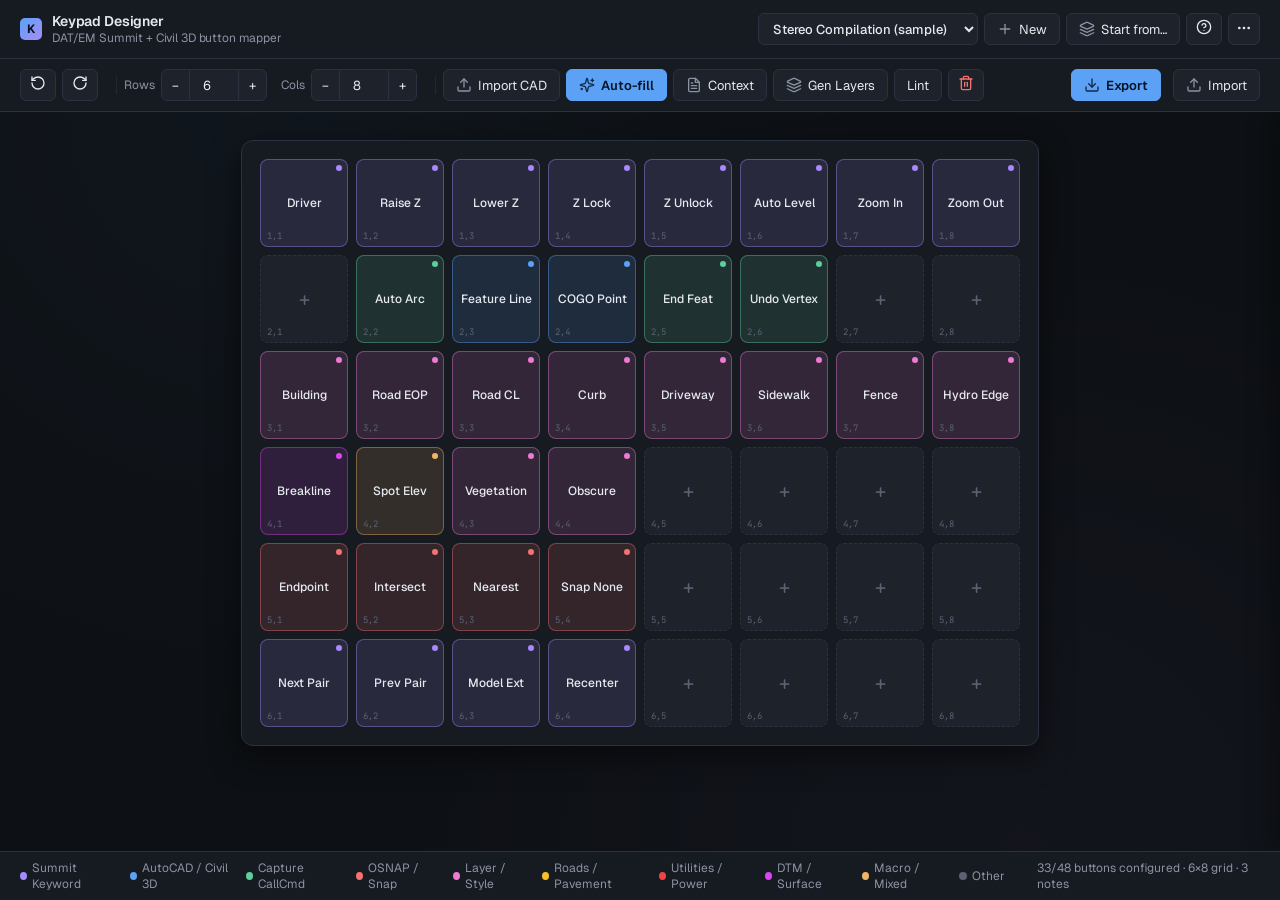
<file: index.html>
<!DOCTYPE html>
<html lang="en">
<head>
  <meta charset="UTF-8">
  <meta name="viewport" content="width=device-width, initial-scale=1">
  <title>Keypad Designer · DAT/EM Summit Evolution</title>
  <meta name="description" content="AI-assisted keypad button designer for aerial photogrammetry stereo compilation in DAT/EM Summit Evolution + Civil 3D.">
  <link rel="preconnect" href="https://fonts.googleapis.com">
  <link rel="preconnect" href="https://fonts.gstatic.com" crossorigin>
  <link href="https://fonts.googleapis.com/css2?family=Geist:wght@400;500;600;700&family=JetBrains+Mono:wght@400;500&display=swap" rel="stylesheet">
  <link rel="stylesheet" href="css/app.css">
</head>
<body>
<div class="app">

  <!-- HEADER -->
  <header>
    <div class="logo">
      <div class="logo-mark">K</div>
      <div>
        Keypad Designer
        <div class="logo-sub">DAT/EM Summit + Civil 3D button mapper</div>
      </div>
    </div>
    <div class="spacer"></div>
    <div class="project-controls">
      <select id="projectSelect" title="Switch project"></select>
      <button onclick="newProject()" title="New blank project"><span class="btn-icon" data-icon="plus"></span>New</button>
      <button onclick="openTemplatePicker()" title="Start a new project from an existing one"><span class="btn-icon" data-icon="layers"></span>Start from…</button>
      <button onclick="openGuide()" class="icon" title="Quick guide for Civil 3D + DAT/EM compilers"><span data-icon="help"></span></button>
      <details class="menu-popover">
        <summary class="icon menu-trigger" title="Project options"><span data-icon="more"></span></summary>
        <div class="popover-menu" id="projectMenu">
          <button onclick="toggleTemplate(); closeProjectMenu()" id="templateBtn"><span class="menu-icon" data-icon="starOutline"></span>Mark as template</button>
          <button onclick="renameProject(); closeProjectMenu()"><span class="menu-icon" data-icon="pencil"></span>Rename project</button>
          <button onclick="duplicateProject(); closeProjectMenu()"><span class="menu-icon" data-icon="copy"></span>Duplicate project</button>
          <div class="popover-divider"></div>
          <button onclick="deleteProject(); closeProjectMenu()" class="danger"><span class="menu-icon" data-icon="trash"></span>Delete project</button>
        </div>
      </details>
    </div>
  </header>

  <!-- TOOLBAR -->
  <div class="toolbar">
    <div class="group">
      <button id="undoBtn" class="icon" onclick="doUndo()" title="Undo (Cmd/Ctrl + Z) — reverses the last change to this project" disabled><span data-icon="rotateLeft"></span></button>
      <button id="redoBtn" class="icon" onclick="doRedo()" title="Redo (Cmd/Ctrl + Shift + Z, or Cmd/Ctrl + Y)" disabled><span data-icon="rotateRight"></span></button>
    </div>
    <div class="group">
      <label title="DAT/EM Keypad Controller is fixed at 14 columns × 18 rows. Smaller grids are fine for partial overlays — on export the .dkf gets padded to 14 × 18.">Rows</label>
      <div class="stepper">
        <button onclick="changeGrid(-1, 0)">−</button>
        <input type="number" id="rowsInput" min="1" max="18" readonly>
        <button onclick="changeGrid(1, 0)">+</button>
      </div>
      <label style="margin-left:8px">Cols</label>
      <div class="stepper">
        <button onclick="changeGrid(0, -1)">−</button>
        <input type="number" id="colsInput" min="1" max="14" readonly>
        <button onclick="changeGrid(0, 1)">+</button>
      </div>
    </div>
    <div class="group">
      <button onclick="openDxfImport()" title="Generate buttons from layers in a CAD .dxf / .dwg / .dwt file"><span class="btn-icon" data-icon="upload"></span>Import CAD</button>
      <button onclick="openAutofill()" title="Auto-generate a complete keypad layout from your project context" class="primary"><span class="btn-icon" data-icon="sparkles"></span>Auto-fill</button>
      <button onclick="openContext()" title="Edit project feature codes and conventions"><span class="btn-icon" data-icon="fileText"></span>Context</button>
      <button onclick="openGenLayers()" title="Upload a project-spec PDF and generate an AutoCAD .dxf with every layer your keypad needs (open in AutoCAD, Save As .dwt)."><span class="btn-icon" data-icon="layers"></span>Gen Layers</button>
      <button onclick="openLint()" id="lintBtn" title="Find common button-command bugs across the whole keypad (legacy ^C^C / ; syntax, unclosed -LAYER, dialog INSERT, non-transparent OSNAP, etc.) and apply one-click fixes.">Lint</button>
      <button onclick="clearAll()" class="icon danger" title="Clear all buttons in this project (cannot be undone via a single click — use Cmd/Ctrl+Z if you change your mind)"><span data-icon="trash"></span></button>
    </div>
    <div class="spacer"></div>
    <button onclick="openExport()" class="primary"><span class="btn-icon" data-icon="download"></span>Export</button>
    <button onclick="openImport()" title="Import a .dkf or JSON backup file (or paste contents). For new buttons from a CAD layer table, use Import CAD instead."><span class="btn-icon" data-icon="upload"></span>Import</button>
  </div>

  <!-- MAIN -->
  <main>
    <div class="grid-area">
      <div id="emptyStateBanner" class="empty-banner" style="display:none">
        <div class="empty-banner-icon" data-icon="sparkles" data-icon-size="28"></div>
        <div class="empty-banner-text">
          <strong>This keypad is empty.</strong>
          <p>Drop a CAD file (.dwg / .dxf / .dwt) to auto-generate buttons from your layer table, or use Auto-fill for an AI-designed layout. You can also start from a saved template.</p>
        </div>
        <div class="empty-banner-actions">
          <button onclick="openDxfImport()" class="primary"><span class="btn-icon" data-icon="upload"></span>Import CAD file</button>
          <button onclick="openAutofill()"><span class="btn-icon" data-icon="sparkles"></span>Auto-fill</button>
          <button onclick="openTemplatePicker()"><span class="btn-icon" data-icon="layers"></span>Start from…</button>
        </div>
      </div>
      <div id="keypad" class="keypad"></div>
    </div>

    <!-- EDIT PANEL -->
    <aside class="side" id="sidePanel">
      <header>
        <div>
          <div class="side-title" id="sideTitle">Edit Button</div>
          <div class="side-pos" id="sidePos">—</div>
        </div>
        <button onclick="closeSide()" class="icon">✕</button>
      </header>
      <div class="side-body">

        <div class="ai-section">
          <div class="ai-header">
            <span class="ai-icon" data-icon="sparkles" data-icon-size="14"></span>
            <span>Generate from description</span>
          </div>
          <div class="ai-sub">Describe what you want this button to do, in plain English. I'll figure out the command syntax.</div>
          <div class="ai-suggestions" id="aiChips">
            <span class="ai-chip">Switch to BLDG layer and start a 3D polyline</span>
            <span class="ai-chip">Place a spot elevation as a COGO point</span>
            <span class="ai-chip">Lock cursor Z for collecting a roof outline</span>
            <span class="ai-chip">Start a breakline as a Civil 3D feature line</span>
            <span class="ai-chip">End the current feature</span>
            <span class="ai-chip">Toggle endpoint snap on transparently</span>
          </div>
          <textarea id="aiPrompt" placeholder="e.g. Switch to ROAD_EOP layer, start a 3D polyline, with nearest snap on"></textarea>
          <button class="ai-btn" id="aiBtn" onclick="generateCommand()">Generate</button>
          <div class="ai-status" id="aiStatus"></div>
        </div>

        <div class="field">
          <label>Label</label>
          <input type="text" id="fLabel" placeholder="e.g. Start Polyline">
        </div>

        <div class="field">
          <label>Category Color</label>
          <div class="color-swatch-row" id="colorRow"></div>
        </div>

        <div class="field">
          <label class="checkbox-row">
            <input type="checkbox" id="fHeader">
            <span>Section header (visual divider, no command)</span>
          </label>
        </div>

        <div class="field">
          <label>Span (cells)</label>
          <div class="span-controls">
            <span>W <input type="number" id="fWidth" min="1" max="14" value="1"></span>
            <span>H <input type="number" id="fHeight" min="1" max="18" value="1"></span>
          </div>
        </div>

        <div class="field">
          <label>Icon (BMP filename) <span style="color:var(--text-faint);font-weight:400">— optional</span></label>
          <input type="text" id="fBitmap" list="dkfBitmaps" placeholder="e.g. cross.bmp">
          <datalist id="dkfBitmaps">
            <option value="cross.bmp">crosshair</option>
            <option value="hcntl.bmp">horizontal control</option>
            <option value="vcntl.bmp">vertical control</option>
            <option value="hvcntl.bmp">horizontal + vertical control</option>
            <option value="inddep.bmp">independent point</option>
            <option value="paspnt.bmp">passpoint</option>
            <option value="photoc.bmp">photo center</option>
          </datalist>
          <div class="bitmap-tools">
            <input type="file" id="fBitmapUpload" accept="image/*" style="display:none">
            <button type="button" id="fBitmapUploadBtn" class="bitmap-upload-btn">Upload custom icon…</button>
            <button type="button" id="fBitmapDrawBtn" class="bitmap-upload-btn">Draw icon…</button>
            <span id="fBitmapPreview" class="bitmap-preview-tile" style="display:none"></span>
            <span id="fBitmapStatus" class="bitmap-status"></span>
          </div>
        </div>

        <div class="field" id="fRepeatRow" style="display:none">
          <label class="checkbox-row">
            <input type="checkbox" id="fRepeat">
            <span>Repeat placement (LBPLACE) — keep clicking to place more blocks until Esc</span>
          </label>
          <p class="field-hint">
            Requires <code>LBPLACE.lsp</code> loaded once in AutoCAD via APPLOAD →
            <button type="button" id="fRepeatHelpBtn" class="link-btn">show the LISP</button>.
          </p>
        </div>

        <div class="field">
          <label>Commands</label>
          <textarea id="fCommands" rows="6" placeholder="-LAYER{RET}SET{RET}UTIL_WATER{RET}{RET}_PLINE"></textarea>
          <div id="lintList" class="lint-list"></div>
          <div class="examples">
            <div class="ex-title">Examples (click to insert)</div>
            <div class="ex-group">AutoCAD / Civil 3D</div>
            <div class="ex-item">_3DPOLY<span class="ex-desc"> — start 3D polyline</span></div>
            <div class="ex-item">-LAYER{RET}SET{RET}LAYER_NAME{RET}{RET}<span class="ex-desc"> — set active layer</span></div>
            <div class="ex-item">-INSERT{RET}BLOCKNAME{RET}<span class="ex-desc"> — insert a block (then click)</span></div>
            <div class="ex-item">'_-osnap{RET}end<span class="ex-desc"> — set OSNAP to endpoint (transparent)</span></div>
            <div class="ex-item">_AECCDRAWFEATURELINES<span class="ex-desc"> — Civil 3D feature line</span></div>
            <div class="ex-item">_AECCCREATEPTMANUAL<span class="ex-desc"> — create COGO point</span></div>
            <div class="ex-group">DAT/EM Capture</div>
            <div class="ex-item">AUTOARC3D<span class="ex-desc"> — 3D auto-arc (preferred for stereo)</span></div>
            <div class="ex-item">AUTOARC2D<span class="ex-desc"> — 2D auto-arc</span></div>
            <div class="ex-item">PSQR<span class="ex-desc"> — place square (building corners)</span></div>
            <div class="ex-item">PSQR2D<span class="ex-desc"> — 2D place square</span></div>
            <div class="ex-item">Bspline<span class="ex-desc"> — B-spline curve</span></div>
            <div class="ex-item">Breakline<span class="ex-desc"> — DAT/EM breakline collection</span></div>
            <div class="ex-item">place cell<span class="ex-desc"> — place a symbol cell (block)</span></div>
            <div class="ex-item">place lstring<span class="ex-desc"> — place a linestring</span></div>
            <div class="ex-item">place lstring stream space<span class="ex-desc"> — streaming linestring</span></div>
            <div class="ex-group">DAT/EM Capture CallCmds</div>
            <div class="ex-item">CallCmd EndFeature<span class="ex-desc"> — end the current feature</span></div>
            <div class="ex-item">CallCmd StartFeature<span class="ex-desc"> — start a new feature</span></div>
            <div class="ex-item">CallCmd UndoLastVertex<span class="ex-desc"> — back up one vertex</span></div>
            <div class="ex-item">CallCmd SmartCode<span class="ex-desc"> — smart code prompt</span></div>
            <div class="ex-group">Summit Evolution keywords</div>
            <div class="ex-item">Driver<span class="ex-desc"> — accept point at cursor</span></div>
            <div class="ex-item">ZoomIn<span class="ex-desc"> — image zoom in</span></div>
            <div class="ex-item">ZoomOut<span class="ex-desc"> — image zoom out</span></div>
            <div class="ex-item">RaiseZ<span class="ex-desc"> — raise stereo cursor Z</span></div>
            <div class="ex-item">LowerZ<span class="ex-desc"> — lower stereo cursor Z</span></div>
            <div class="ex-item">ZLock<span class="ex-desc"> — lock cursor at current Z</span></div>
            <div class="ex-item">ZUnlock<span class="ex-desc"> — release Z lock</span></div>
            <div class="ex-item">AutoLevel<span class="ex-desc"> — auto-level cursor on ground</span></div>
            <div class="ex-item">NextStereoPair<span class="ex-desc"> — next model in project</span></div>
            <div class="ex-item">ModelExtents<span class="ex-desc"> — zoom to current model</span></div>
          </div>
        </div>

        <div class="field">
          <label>Notes (private to this designer)</label>
          <textarea id="fNotes" rows="2" placeholder="What this button does, when to use it, etc."></textarea>
        </div>
      </div>
      <div class="side-footer">
        <button onclick="clearButton()" class="danger">Clear button</button>
        <div>
          <button onclick="closeSide()">Cancel</button>
          <button onclick="saveButton()" class="primary">Save</button>
        </div>
      </div>
    </aside>
  </main>

  <!-- STATUS -->
  <div class="status">
    <div class="legend" id="legend"></div>
    <div class="spacer" style="flex:1"></div>
    <div id="statusInfo">—</div>
  </div>

</div>

<!-- EXPORT MODAL -->
<div class="modal-bg" id="exportModal">
  <div class="modal">
    <header id="exportTitle">Export reference</header>
    <div class="modal-body">
      <div style="display:flex;gap:8px;margin-bottom:10px">
        <button onclick="setExportMode('text')" id="expBtnText" class="primary">Reference text</button>
        <button onclick="setExportMode('json')" id="expBtnJson">JSON backup</button>
        <button onclick="setExportMode('dkf')" id="expBtnDkf">DAT/EM .dkf</button>
        <button onclick="setExportMode('zip')" id="expBtnZip">ZIP (.dkf + bitmaps)</button>
      </div>
      <textarea class="export-text" id="exportText" readonly></textarea>
    </div>
    <footer>
      <button onclick="closeModal('exportModal')">Close</button>
      <button onclick="copyExport()" class="primary">Copy to clipboard</button>
      <button onclick="downloadExport()">Download</button>
    </footer>
  </div>
</div>

<!-- GENERATE LAYERS MODAL -->
<div class="modal-bg" id="genLayersModal" data-keep-on-bg-click="true">
  <div class="modal" style="width:640px">
    <header>
      <span class="modal-header-icon" data-icon="sparkles" data-icon-size="18"></span>
      Generate AutoCAD Layers
    </header>
    <div class="modal-body">
      <p style="color:var(--text-dim);font-size:12.5px;margin-top:0;line-height:1.5">
        Upload a project spec PDF and Claude will extract layer definitions (name + color). The result is unioned with every layer name your keypad buttons reference, then exported as a <strong style="color:var(--text)">LOADLAYERS.lsp</strong> you load once in AutoCAD via APPLOAD. Run <code>LOADLAYERS</code> at the command line and the layers appear in your current drawing — then <em>File → Save As → DWG Template (*.dwt)</em> to lock them into a project template.
      </p>

      <div class="field" style="margin:14px 0 8px">
        <label>Project spec PDF <span style="color:var(--text-faint);font-weight:400">— optional</span></label>
        <input type="file" id="genLayersPdf" accept=".pdf,application/pdf">
        <p class="field-hint" id="genLayersPdfStatus">No PDF selected — the AI will still pull layers from your keypad buttons.</p>
      </div>

      <div class="field">
        <label class="checkbox-row">
          <input type="checkbox" id="genLayersIncludeContext" checked>
          <span>Include the project's <em>Context</em> textarea as additional input</span>
        </label>
      </div>

      <div style="display:flex;gap:8px;margin:14px 0 12px">
        <button type="button" id="genLayersGenerateBtn" class="primary" onclick="generateLayers()">Generate</button>
        <span id="genLayersStatus" class="ai-status"></span>
      </div>

      <div id="genLayersResult" style="display:none">
        <p style="color:var(--text-dim);font-size:12.5px;margin:0 0 8px;line-height:1.5">
          <strong style="color:var(--text)" id="genLayersCount">0</strong> layers extracted. Review the list, then download.
        </p>
        <div id="genLayersList" class="gen-layers-list"></div>
      </div>
    </div>
    <footer>
      <button onclick="closeModal('genLayersModal')">Close</button>
      <button id="genLayersCreateButtonsBtn" onclick="createLayersAsButtons()" disabled title="Drop a keypad button for each layer in the next empty cells. Skips layers already referenced by an existing button.">Create keypad buttons</button>
      <button id="genLayersDownloadBtn" onclick="downloadLayersLisp()" class="primary" disabled>Download .lsp</button>
      <button id="genLayersDownloadBundleBtn" onclick="downloadLayersBundle()" disabled>Both LISPs (.zip)</button>
      <button id="genLayersDownloadDxfBtn" onclick="downloadLayersDxf()" disabled>…or .dxf</button>
    </footer>
  </div>
</div>

<!-- LBPLACE LISP MODAL -->
<div class="modal-bg" id="lbplaceModal">
  <div class="modal" style="width:640px">
    <header>LBPLACE.lsp — load once in AutoCAD</header>
    <div class="modal-body">
      <p style="color:var(--text-dim);font-size:12.5px;margin-top:0;line-height:1.5">
        Save this as <code>LBPLACE.lsp</code>, then in AutoCAD run <code>APPLOAD</code> → browse to the file → click the <strong style="color:var(--text)">Add to Startup Suite</strong> briefcase icon → close. Test by typing <code>LBPLACE</code> at the command line. Civil 3D 2018 may require the folder to be in <em>Options → Files → Trusted Locations</em>.
      </p>
      <p style="color:var(--text-faint);font-size:12px;margin:0 0 10px;line-height:1.5">
        Keypad macro form for buttons that use this:
        <code style="display:block;margin-top:4px">LBPLACE{RET}&lt;layer&gt;{RET}&lt;block&gt;{RET}&lt;scale&gt;{RET}&lt;rotation&gt;{RET}</code>
      </p>
      <textarea class="export-text" id="lbplaceText" readonly style="height:340px"></textarea>
    </div>
    <footer>
      <button onclick="closeModal('lbplaceModal')">Close</button>
      <button onclick="copyLbplaceLisp()" class="primary">Copy to clipboard</button>
      <button onclick="downloadLbplaceLisp()">Download .lsp</button>
    </footer>
  </div>
</div>

<!-- IMPORT MODAL -->
<div class="modal-bg" id="importModal" data-keep-on-bg-click="true">
  <div class="modal">
    <header>Import keypad</header>
    <div class="modal-body">
      <p style="color:var(--text-dim);font-size:12px;margin-top:0">Pick a <code>.dkf</code> or JSON backup file, or paste its contents below. Either is added as a new project (won't overwrite existing). Some <code>.dkf</code> features are flattened on import — see toast for details.</p>
      <div style="display:flex;gap:8px;align-items:center;margin:0 0 10px;font-size:12.5px">
        <input type="file" id="importFile" accept=".dkf,.json,.txt,application/json,text/plain" style="display:none">
        <button type="button" onclick="document.getElementById('importFile').click()" title="Pick a .dkf or .json file from disk. Contents are loaded into the textarea — click Import to actually create the project.">Choose file…</button>
        <span style="color:var(--text-faint)">— or paste below</span>
      </div>
      <textarea class="export-text" id="importText" placeholder='Paste JSON backup or .dkf contents'></textarea>
    </div>
    <footer>
      <button onclick="cancelModal('importModal')">Cancel</button>
      <button onclick="doImport()" class="primary">Import</button>
    </footer>
  </div>
</div>

<!-- DXF IMPORT MODAL -->
<div class="modal-bg" id="dxfImportModal" data-keep-on-bg-click="true">
  <div class="modal modal-wide">
    <header>Generate buttons from CAD layers</header>
    <div class="modal-body">
      <p style="color:var(--text-dim);font-size:12px;margin-top:0">Drop a <code>.dxf</code>, <code>.dwg</code>, or <code>.dwt</code> file. The layer table is parsed and you pick which layers become buttons. DWG/DWT parsing uses an in-browser WASM build of LibreDWG; expect a one-time ~14 MB download on first use of that path (cached after).</p>
      <div id="dxfDropZone" class="dxf-dropzone">
        <input type="file" id="dxfFile" accept=".dxf,.dwg,.dwt" style="display:none">
        <div id="dxfDropText">Drop a .dxf / .dwg / .dwt here, or <button type="button" id="dxfPickBtn" class="link-btn">choose file</button></div>
      </div>
      <div id="dxfStatus" class="ai-status"></div>
      <div id="dxfPickArea" style="display:none">
        <div class="dxf-controls">
          <input type="search" id="dxfSearch" placeholder="Filter by name…">
          <label class="checkbox-row"><input type="checkbox" id="dxfHideOff" checked><span>Hide layers that are OFF in the template</span></label>
          <label class="checkbox-row"><input type="checkbox" id="dxfHideEmpty" checked><span>Hide layers with no entities (not actually mapped in this drawing)</span></label>
          <div class="dxf-quick">
            <button type="button" onclick="dxfSelectAll(true)">Select all visible</button>
            <button type="button" onclick="dxfSelectAll(false)">None</button>
          </div>
        </div>
        <div id="dxfLayerList" class="dxf-layer-list"></div>

        <div id="dxfBlocksSection" class="dxf-blocks-section" style="display:none">
          <h4 class="dxf-section-heading">Blocks (insert-symbol buttons)</h4>
          <p class="dxf-section-sub">Each selected block becomes a button that switches to the block's dominant insertion layer and runs <code>-INSERT</code> for that symbol. The keypad press stops at the insertion-point prompt so you click where to drop it.</p>
          <div class="dxf-controls">
            <div class="dxf-quick">
              <button type="button" onclick="dxfBlocksSelectAll(true)">Select all used</button>
              <button type="button" onclick="dxfBlocksSelectAll(false)">None</button>
            </div>
          </div>
          <div id="dxfBlockList" class="dxf-layer-list"></div>
        </div>
        <div class="dxf-options">
          <label>Fill mode:
            <select id="dxfFillMode">
              <option value="empty">Fill empty cells only</option>
              <option value="replace">Replace all buttons</option>
            </select>
          </label>
          <label>Start at row: <input type="number" id="dxfStartRow" min="0" value="2" style="width:60px"></label>
        </div>
        <div class="dxf-options">
          <label class="checkbox-row"><input type="checkbox" id="dxfIncludeControls" checked><span>Prepend a default control row at the top (Driver, Z-lock, Cancel, OSNAPs, etc.) — auto-bumps the start row</span></label>
        </div>
        <div class="dxf-options">
          <label class="checkbox-row"><input type="checkbox" id="dxfLinkBlocks" checked><span>Auto-link blocks to their dominant layer (one button does layer-switch + symbol insert)</span></label>
        </div>
        <div class="dxf-options">
          <label class="checkbox-row"><input type="checkbox" id="dxfBlockIcons" checked><span>Bundle block previews as button icons (24×24 BMP — included automatically in ZIP export)</span></label>
        </div>
        <div class="dxf-options">
          <label class="checkbox-row"><input type="checkbox" id="dxfIncludeTool" checked><span>For unlinked layers, chain a drawing tool (3D polyline, feature line for breaklines, COGO point for spots)</span></label>
        </div>
        <div class="dxf-options">
          <label class="checkbox-row"><input type="checkbox" id="dxfIncludeHeaders" checked><span>Insert 2-wide section headers between categories</span></label>
        </div>
      </div>
    </div>
    <footer>
      <button onclick="closeModal('dxfImportModal')">Cancel</button>
      <button id="dxfReportBtn" onclick="dxfExportReport()" disabled title="AI-generate a CSV documenting every mapped layer"><span class="btn-icon" data-icon="barChart"></span>Layer report (CSV)</button>
      <button id="dxfGenerateBtn" onclick="dxfGenerate()" class="primary" disabled>Generate buttons</button>
    </footer>
  </div>
</div>

<!-- CONTEXT MODAL -->
<div class="modal-bg" id="contextModal" data-keep-on-bg-click="true">
  <div class="modal" style="width:560px">
    <header>Project Context · <span id="contextProjectName" style="color:var(--text-dim);font-weight:400"></span></header>
    <div class="modal-body">
      <p style="color:var(--text-dim);font-size:12.5px;margin-top:0;line-height:1.5">
        Paste your <strong style="color:var(--text)">feature code library</strong>, layer naming convention, or anything project-specific. The AI generator will use these exact names instead of generic placeholders.
      </p>
      <p style="color:var(--text-faint);font-size:12px;margin:0 0 10px;line-height:1.5">
        Useful things to include: layer codes (BLDG, ROAD_EOP, HYDRO_EDGE, etc.), what each represents, project type (planimetric / topographic / utility), client conventions, surface naming, anything else specific to this job.
      </p>
      <div style="display:flex;gap:8px;align-items:center;margin:0 0 8px;font-size:12.5px">
        <label for="contextTemplate" style="color:var(--text-dim)">Start from a baseline:</label>
        <select id="contextTemplate" style="flex:1;min-width:0"></select>
        <button type="button" onclick="insertContextTemplate()" title="Paste the selected baseline into the textarea below. If you already have context written, you'll be asked to confirm before it's replaced.">Insert</button>
      </div>
      <div style="display:flex;gap:8px;align-items:center;margin:0 0 10px;font-size:12.5px;flex-wrap:wrap">
        <span style="color:var(--text-dim)">Or:</span>
        <input type="file" id="contextDkfFile" accept=".dkf" style="display:none">
        <button type="button" onclick="document.getElementById('contextDkfFile').click()" title="Pick a .dkf file. Layer codes, block symbols, drawing tools, and operator controls are extracted from its buttons and written into the textarea as a structured context block.">Derive from .dkf…</button>
        <input type="file" id="contextTxtFile" accept=".txt,.md,text/plain" style="display:none">
        <button type="button" onclick="document.getElementById('contextTxtFile').click()" title="Load a previously-saved context .txt file into the textarea.">Load .txt…</button>
        <button type="button" onclick="saveContextToFile()" title="Save the current textarea content as a .txt file so you can reuse it across projects.">Save .txt</button>
      </div>
      <textarea class="export-text" id="contextText" style="height:280px" placeholder="Example:&#10;Project: 2024 Mecklenburg County planimetric mapping&#10;Scale: 1in = 100ft, 2ft contours&#10;&#10;Layer codes:&#10;BLDG - building outlines, closed polylines&#10;ROAD_EOP - edge of pavement, 3D polyline&#10;ROAD_CL - road centerline, 3D polyline&#10;CURB - curb back, 3D polyline&#10;BREAKLINE - topographic breakline as Civil 3D feature line&#10;SPOT - spot elevation as COGO point&#10;HYDRO_EDGE - water edge at time of flight&#10;..."></textarea>
    </div>
    <footer>
      <button onclick="cancelModal('contextModal')">Cancel</button>
      <button onclick="saveContext()" class="primary">Save context</button>
    </footer>
  </div>
</div>

<!-- AUTOFILL MODAL -->
<div class="modal-bg" id="autofillModal" data-keep-on-bg-click="true">
  <div class="modal" style="width:520px">
    <header>
      <span class="modal-header-icon" data-icon="sparkles" data-icon-size="18"></span>
      Auto-fill keypad layout
    </header>
    <div class="modal-body">
      <p style="color:var(--text-dim);font-size:13px;margin-top:0;line-height:1.5">
        I'll design a full <strong id="autofillGridSize" style="color:var(--text)"></strong> layout based on your project context: stereo controls, drawing tools, layer switches for your feature codes, OSNAPs, and navigation.
      </p>

      <div id="autofillNoContext" style="display:none;background:rgba(244,180,114,0.1);border:1px solid rgba(244,180,114,0.3);border-radius:6px;padding:10px;margin-bottom:14px;font-size:12px;color:var(--warning)">
        ⚠ No project context set. The layout will use generic layer names. For best results, click <strong>Cancel</strong> and set up Context first with your real feature codes.
      </div>

      <div class="field" style="margin-bottom:14px">
        <label>Fill mode</label>
        <div style="display:flex;flex-direction:column;gap:6px;margin-top:4px">
          <label style="display:flex;align-items:flex-start;gap:8px;cursor:pointer;color:var(--text);text-transform:none;letter-spacing:0;font-size:13px;font-weight:400">
            <input type="radio" name="fillMode" value="empty" checked style="margin-top:2px;accent-color:var(--accent)">
            <span>Fill empty buttons only <span style="color:var(--text-dim)">(keep buttons I've already configured)</span></span>
          </label>
          <label style="display:flex;align-items:flex-start;gap:8px;cursor:pointer;color:var(--text);text-transform:none;letter-spacing:0;font-size:13px;font-weight:400">
            <input type="radio" name="fillMode" value="replace" style="margin-top:2px;accent-color:var(--accent)">
            <span>Replace everything <span style="color:var(--text-dim)">(start fresh)</span></span>
          </label>
        </div>
      </div>

      <div class="field">
        <label>Additional instructions (optional)</label>
        <textarea id="autofillExtra" rows="3" style="width:100%" placeholder="e.g. Focus on planimetric features only. Or: this is a utility mapping job, prioritize underground utilities."></textarea>
      </div>

      <div id="autofillStatus" class="ai-status" style="margin-top:8px"></div>
    </div>
    <footer>
      <button onclick="cancelModal('autofillModal')">Cancel</button>
      <button onclick="doAutofill()" class="ai-btn" id="autofillBtn" style="width:auto;padding:8px 18px">Generate layout</button>
    </footer>
  </div>
</div>

<!-- GUIDE MODAL -->
<div class="modal-bg" id="guideModal">
  <div class="modal modal-wide">
    <header>Quick guide — Civil 3D + DAT/EM keypads</header>
    <div class="modal-body guide-body">
      <p class="guide-intro">If you're new to keypad-driven aerial photogrammetry compilation in Civil 3D + DAT/EM Summit Evolution, this is the 5-minute primer. Skim once, come back when needed.</p>

      <h3>1. Macro syntax — the prefixes that matter</h3>
      <p>Every keypad button sends a command string. The DAT/EM keypad executes it as a stream of keystrokes, so the format mirrors what you'd type at the AutoCAD command line:</p>
      <ul>
        <li><code>{RET}</code> — the literal token for Enter. Use it between every prompt: <code>-LAYER{RET}SET{RET}BLDG{RET}{RET}</code> is <em>dash-LAYER, Enter, SET, Enter, BLDG, Enter, Enter</em>. The trailing <code>{RET}{RET}</code> exits the LAYER command — forgetting the second one leaves LAYER hanging and eating your next keypress.</li>
        <li><code>_</code> — language-independent command name. <code>_LINE</code> works on French Civil 3D; bare <code>LINE</code> might not. Use it on every AutoCAD command.</li>
        <li><code>-</code> — suppresses the dialog popup. <code>LAYER</code> opens the Layer Manager (breaks your collection rhythm). <code>-LAYER</code> runs at the command line. Always use the dash form while digitizing.</li>
        <li><code>'</code> — transparent command. Runs inside the current command without ending it. Mostly for mid-feature OSNAP toggles: <code>'_-osnap{RET}end</code>.</li>
        <li><strong>No <code>^C^C</code>, no <code>;</code>, no real newlines.</strong> The AutoCAD CUI conventions (<code>^C^C</code> for cancel, <code>;</code> for Enter, multi-line macros with <code>\n</code>) do <em>not</em> work on a DAT/EM keypad — <code>^C^C</code> arrives as literal text and breaks the next prompt. Use only the format above.</li>
      </ul>

      <h3>2. Three command types, three places they run</h3>
      <ul>
        <li><strong>AutoCAD / Civil 3D keyins</strong> like <code>_3DPOLY</code>, <code>-LAYER</code>, <code>_AECCDRAWFEATURELINES</code> — run in the AutoCAD command line. The bulk of your macros.</li>
        <li><strong>Summit Evolution keywords</strong> like <code>Driver</code>, <code>RaiseZ</code>, <code>ZLock</code> — drive Summit itself (the stereo viewer). <strong>Case-sensitive</strong> — <code>driver</code> won't work, only <code>Driver</code>.</li>
        <li><strong>DAT/EM Capture commands</strong> like <code>AUTOARC3D</code>, <code>PSQR</code>, <code>place cell</code> — come from Capture for AutoCAD. <strong>Capture must be loaded</strong> in your Civil 3D session or these silently do nothing. Test with <code>AUTOARC3D</code> at the command line — if AutoCAD says "Unknown command," Capture isn't loaded.</li>
      </ul>

      <h3>3. Patterns you'll use constantly</h3>
      <dl class="guide-dl">
        <dt>Switch layer + start linear collection</dt>
        <dd><code>-LAYER{RET}SET{RET}V-ROAD-PAVE{RET}{RET}AUTOARC3D</code> — DAT/EM Capture's 3D auto-arc, the default for ground-following linear features (roads, curbs, fences, edges, hydro).</dd>
        <dt>Switch layer + collect a building / right-angle feature</dt>
        <dd><code>-LAYER{RET}SET{RET}V-BLDG{RET}{RET}PSQR2D</code> — DAT/EM "place square" auto-squares 90° corners. Use for buildings, decks, foundations, porches, garages, retaining-wall corners, anything orthogonal.</dd>
        <dt>Switch layer + insert a symbol</dt>
        <dd><code>-LAYER{RET}SET{RET}V-UTIL-POWR-POLE{RET}{RET}-INSERT{RET}POLE{RET}</code> — point features. Macro ends at the insertion-point prompt; you click in the stereo image to place.</dd>
        <dt>Breakline for surface generation</dt>
        <dd><code>-LAYER{RET}SET{RET}V-TOPO-BRKL{RET}{RET}_AECCDRAWFEATURELINES</code> — Civil 3D feature line. These can be added to a TIN as actual surface breaklines.</dd>
        <dt>Spot elevation as COGO point</dt>
        <dd><code>-LAYER{RET}SET{RET}V-TOPO-SPOT{RET}{RET}_AECCCREATEPTMANUAL</code> — surveyable, gets a number, drops on the right layer.</dd>
        <dt>Mid-feature snap toggle</dt>
        <dd><code>'_-osnap{RET}end</code> — transparent OSNAP set, doesn't interrupt the active drawing command.</dd>
      </dl>

      <h3>4. Stereo workflow tips</h3>
      <ul>
        <li><strong>Z-lock for constant-height features</strong>: roof outlines, water surfaces, parking-lot edges. <code>ZLock</code> pins your cursor's elevation; draw the perimeter; <code>ZUnlock</code> when done. Without Z-lock you get a wavy surface no one wants.</li>
        <li><strong>AutoLevel</strong> drops the stereo cursor onto the ground at the current XY. Use when you've drifted up off the surface.</li>
        <li><strong>Driver</strong> is the most-pressed key in the session — it accepts a point at cursor. Put it under your dominant hand, top-left of the keypad.</li>
        <li><strong>NextStereoPair</strong> / <strong>PreviousStereoPair</strong> let you move between models without leaving the keypad and reaching for the mouse.</li>
      </ul>

      <h3>5. Pick the right linear collection tool</h3>
      <p>Three DAT/EM tools cover almost all linear feature work; pick based on the feature's geometry:</p>
      <ul>
        <li><strong><code>PSQR2D</code> (place square, 2D)</strong> — buildings, decks, foundations, porches, sheds, garages, any right-angle structure. Auto-squares 90° corners as you collect — much faster + cleaner than freehand. Pair with <code>ZLock</code> for roof-level collection (constant Z).</li>
        <li><strong><code>AUTOARC3D</code> (3D auto-arc)</strong> — curves and organic linears: curbs, road edges, fences, hydro edges, tree lines, sidewalks. Streams a 3D linestring as you drive the stereo cursor.</li>
        <li><strong><code>_AECCDRAWFEATURELINES</code> (Civil 3D feature line)</strong> — anything that's going into a surface as a breakline (drainage, retaining-wall toes, graded pavement edges). Has elevation-edit tools, plays nice with the TIN.</li>
      </ul>
      <p>Rule of thumb: <em>right angles → PSQR2D, organic curves → AUTOARC3D, surface breakline → feature line.</em> Don't bother with <code>_3DPOLY</code> or <code>Bspline</code> — they're worse versions of these for compilation work.</p>

      <h3>6. Common mistakes that bite</h3>
      <ul>
        <li><strong>Using <code>^C^C</code> or <code>;</code></strong> — these are AutoCAD CUI conventions and arrive as literal text on a DAT/EM keypad, breaking the next prompt. Use <code>{RET}</code> tokens and no cancel prefix.</li>
        <li><strong>Bare <code>LAYER</code></strong> instead of <code>-LAYER</code> — the dialog pops during your collection.</li>
        <li><strong>Missing trailing <code>{RET}{RET}</code></strong> on <code>-LAYER{RET}SET{RET}NAME{RET}{RET}</code> — LAYER stays open and consumes your next keypress.</li>
        <li><strong>Case-wrong Summit keywords</strong> — <code>driver</code> is silent, only <code>Driver</code> works.</li>
        <li><strong>Capture commands without Capture loaded</strong> — layer switches fine, then <code>AUTOARC3D</code> hits an unknown command and you're staring at an empty command line.</li>
        <li><strong>Two keypads open at once</strong> — one wins the connection, the other quietly drops commands. Close the extra.</li>
      </ul>

      <h3>7. Using this tool to speed up keypad setup</h3>
      <ol>
        <li><strong>Drop your project's CAD template</strong> (📐 Import CAD file). The tool reads the layer table, pre-selects only the layers that actually have entities in the drawing — usually 30–60 of them out of hundreds defined.</li>
        <li><strong>Auto-linked blocks</strong> save you the two-step workflow. If your drawing has <code>POLE</code> inserted 46× on <code>V-UTIL-POWR-POLE</code>, the layer button does both — one press switches the layer AND starts <code>-INSERT POLE</code>.</li>
        <li><strong>Section headers + color categories</strong> let your eye find the right cluster fast. Auto-generated layouts group by category (Roads, Utilities, DTM) with 2-wide colored headers.</li>
        <li><strong>Bulk select + recolor / find-replace</strong> (Cmd/Ctrl-click cells, then use the floating action bar). Useful for "rename V-ROAD-PAVE to V-PVMT-EDGE across 12 buttons" or "make all the OSNAPs coral."</li>
        <li><strong>Custom BMP icons</strong> — upload or draw a 24×24 icon for any button. Export as ZIP gives you the <code>.dkf</code> + a <code>bitmaps/</code> folder ready to drop into <code>C:\DAT-EM\Bitmaps\</code>.</li>
        <li><strong>Mark working projects as templates</strong> (☆ → ★) so next job starts from your refined layout, not blank.</li>
      </ol>

      <h3>8. Useful keyboard shortcuts in this designer</h3>
      <ul>
        <li><strong>Cmd/Ctrl + Click</strong> a cell → toggle into multi-select.</li>
        <li><strong>Shift + Click</strong> a cell → extend selection to a rectangle.</li>
        <li><strong>Cmd/Ctrl + Enter</strong> in the side panel → save button.</li>
        <li><strong>Cmd/Ctrl + Z</strong> / <strong>Cmd/Ctrl + Shift + Z</strong> → undo / redo any change (including bulk ops, AI auto-fill, drag-rearrange).</li>
        <li><strong>Esc</strong> → close any modal or the side panel (prompts if unsaved changes).</li>
      </ul>

      <h3>9. Resources outside this tool</h3>
      <ul>
        <li>DAT/EM downloads page — official PDFs of all Summit Keywords and Capture CallCmds: <code>datem.com/downloads-2/</code></li>
        <li>DAT/EM Snapping Guide for Capture for AutoCAD — official OSNAP setup PDF.</li>
        <li>Civil 3D Help — search for <code>_AECCDRAWFEATURELINES</code>, <code>_AECCCREATEPTMANUAL</code>, <code>_AECCADDSURFBREAKLINES</code>.</li>
      </ul>
    </div>
    <footer>
      <button onclick="closeModal('guideModal')" class="primary">Got it</button>
    </footer>
  </div>
</div>

<!-- BLOCK CONFIG MODAL -->
<div class="modal-bg" id="blockConfigModal" data-keep-on-bg-click="true">
  <div class="modal" style="width:540px">
    <header>Configure block insertion</header>
    <div class="modal-body">
      <div class="field block-preview-field">
        <div>
          <label>Block</label>
          <div id="blockConfigName" class="block-config-name"></div>
          <div id="blockConfigStats" class="block-config-stats"></div>
        </div>
        <canvas id="blockConfigCanvas" class="block-preview-canvas" width="160" height="160"></canvas>
      </div>
      <div class="field">
        <label>Insert on layer</label>
        <select id="blockConfigLayer"></select>
      </div>
      <div class="field">
        <div style="display:flex;gap:12px">
          <label style="flex:1">Scale (X = Y)<br><input type="number" id="blockConfigScale" step="0.1" min="0" value="1"></label>
          <label style="flex:1">Rotation (degrees)<br><input type="number" id="blockConfigRotation" step="1" value="0"></label>
        </div>
      </div>
      <div class="field">
        <label>Resulting macro</label>
        <pre id="blockConfigPreview" class="block-config-preview"></pre>
        <p style="font-size:11px;color:var(--text-dim);margin:6px 0 0">The macro stops at the insertion-point prompt — on the keypad, press the button, then click where the symbol goes.</p>
      </div>
    </div>
    <footer>
      <button onclick="cancelModal('blockConfigModal')">Cancel</button>
      <button onclick="resetBlockConfig()">Reset to defaults</button>
      <button onclick="saveBlockConfig()" class="primary">Save</button>
    </footer>
  </div>
</div>

<!-- DRAW ICON MODAL -->
<div class="modal-bg" id="drawIconModal" data-keep-on-bg-click="true">
  <div class="modal" style="width:520px">
    <header>Draw a 24×24 icon</header>
    <div class="modal-body">
      <p style="color:var(--text-dim);font-size:12px;margin-top:0">Click or drag to paint pixels. Saves as a real 24-bit BMP, gets bundled in the ZIP export.</p>
      <div class="draw-ai">
        <input type="text" id="drawAiPrompt" placeholder="Describe an icon: 'fence', 'breakline', 'building outline'…">
        <button type="button" id="drawAiBtn"><span class="btn-icon" data-icon="sparkles"></span>Generate</button>
      </div>
      <div id="drawAiStatus" class="ai-status"></div>
      <div class="draw-tools">
        <button type="button" id="drawPencilBtn" class="primary" data-tool="pencil">Pencil</button>
        <button type="button" id="drawEraserBtn" data-tool="eraser">Eraser</button>
        <button type="button" id="drawClearBtn" class="danger">Clear all</button>
        <div class="draw-preview-row">
          <span style="color:var(--text-dim);font-size:11px">Actual size →</span>
          <span id="drawPreviewTile" class="bitmap-preview-tile"></span>
        </div>
      </div>
      <div class="draw-canvas-wrap">
        <canvas id="drawCanvas" width="384" height="384"></canvas>
      </div>
      <div class="field">
        <label>Filename (auto-generated, edit if you want)</label>
        <input type="text" id="drawFilename" placeholder="my_icon.bmp">
      </div>
    </div>
    <footer>
      <button onclick="cancelDrawnIcon()">Cancel</button>
      <button onclick="saveDrawnIcon()" class="primary">Save icon</button>
    </footer>
  </div>
</div>

<!-- TEMPLATE PICKER MODAL -->
<div class="modal-bg" id="templatePickerModal">
  <div class="modal">
    <header>Start a new project from…</header>
    <div class="modal-body">
      <p style="color:var(--text-dim);font-size:12px;margin-top:0">Pick an existing project to clone (its buttons, grid size, context, and category colors). Projects you've marked with ★ are listed first — those are typically reusable starting points. The clone is a separate project; edits to it won't affect the original.</p>
      <div id="templatePickerList" class="template-list"></div>
    </div>
    <footer>
      <button onclick="closeModal('templatePickerModal')">Cancel</button>
    </footer>
  </div>
</div>

<!-- BULK SELECTION ACTION BAR -->
<div class="action-bar" id="actionBar">
  <span class="action-bar-count" id="actionBarCount">0 selected</span>
  <span class="action-bar-divider"></span>
  <span class="action-bar-label">Recolor:</span>
  <div id="actionBarSwatches" class="action-bar-swatches"></div>
  <span class="action-bar-divider"></span>
  <button onclick="openBulkFindReplace()">Find / replace…</button>
  <button onclick="bulkDelete()" class="danger">Delete</button>
  <button onclick="clearBulkSelection()" class="action-bar-close" title="Clear selection (Esc)"><span data-icon="x" data-icon-size="14"></span></button>
</div>

<!-- BULK FIND/REPLACE MODAL -->
<div class="modal-bg" id="bulkFindModal" data-keep-on-bg-click="true">
  <div class="modal">
    <header>Find / replace in selection</header>
    <div class="modal-body">
      <p style="color:var(--text-dim);font-size:12px;margin-top:0">Replace text across <span id="bulkFindCount">0</span> selected buttons. Case-sensitive.</p>
      <div class="field"><label>Find</label><input type="text" id="bulkFindFrom" placeholder="e.g. V-ROAD-"></div>
      <div class="field"><label>Replace with</label><input type="text" id="bulkFindTo" placeholder="e.g. V-PVMT-"></div>
      <div class="field">
        <label>Apply to</label>
        <div style="display:flex;gap:12px;flex-wrap:wrap">
          <label class="checkbox-row"><input type="checkbox" id="bulkFindLabel" checked><span>Labels</span></label>
          <label class="checkbox-row"><input type="checkbox" id="bulkFindCommands" checked><span>Macros</span></label>
          <label class="checkbox-row"><input type="checkbox" id="bulkFindNotes"><span>Notes</span></label>
        </div>
      </div>
    </div>
    <footer>
      <button onclick="cancelModal('bulkFindModal')">Cancel</button>
      <button onclick="doBulkFindReplace()" class="primary">Replace</button>
    </footer>
  </div>
</div>

<!-- LINT MODAL -->
<div class="modal-bg" id="lintModal" data-keep-on-bg-click="true">
  <div class="modal modal-wide">
    <header>
      Lint findings <span id="lintCountChip" style="color:var(--text-dim);font-weight:400;margin-left:6px"></span>
    </header>
    <div class="modal-body" id="lintBody">
      <!-- rendered by renderLintModal() -->
    </div>
    <footer>
      <button onclick="closeModal('lintModal')">Close</button>
      <button onclick="applyAllSafeLintFixes()" class="primary" id="lintFixAllBtn" title="Apply every auto-fixable finding across all categories. Skips warnings without a mechanical fix.">Auto-fix everything safe</button>
    </footer>
  </div>
</div>

<!-- TOAST -->
<div class="toast" id="toast"></div>

<script type="module" src="js/main.js"></script>
</body>
</html>
</file>
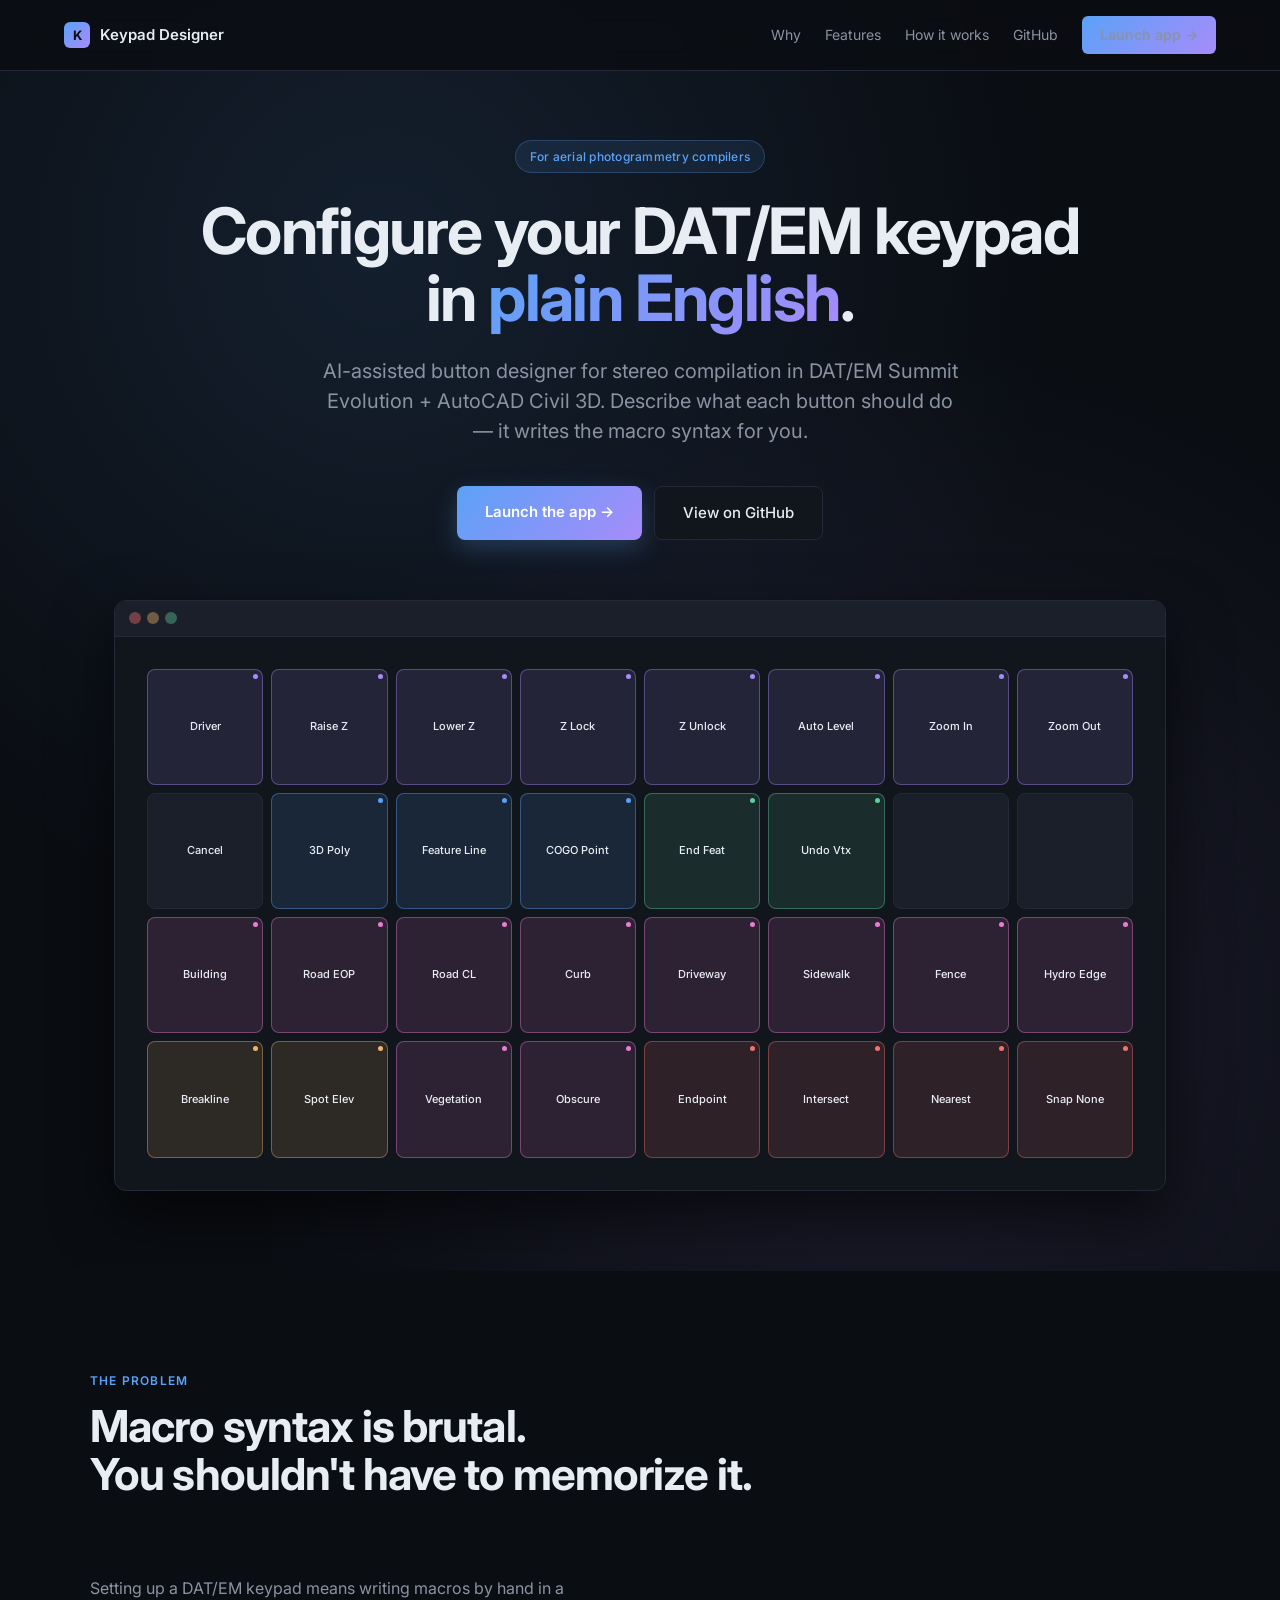
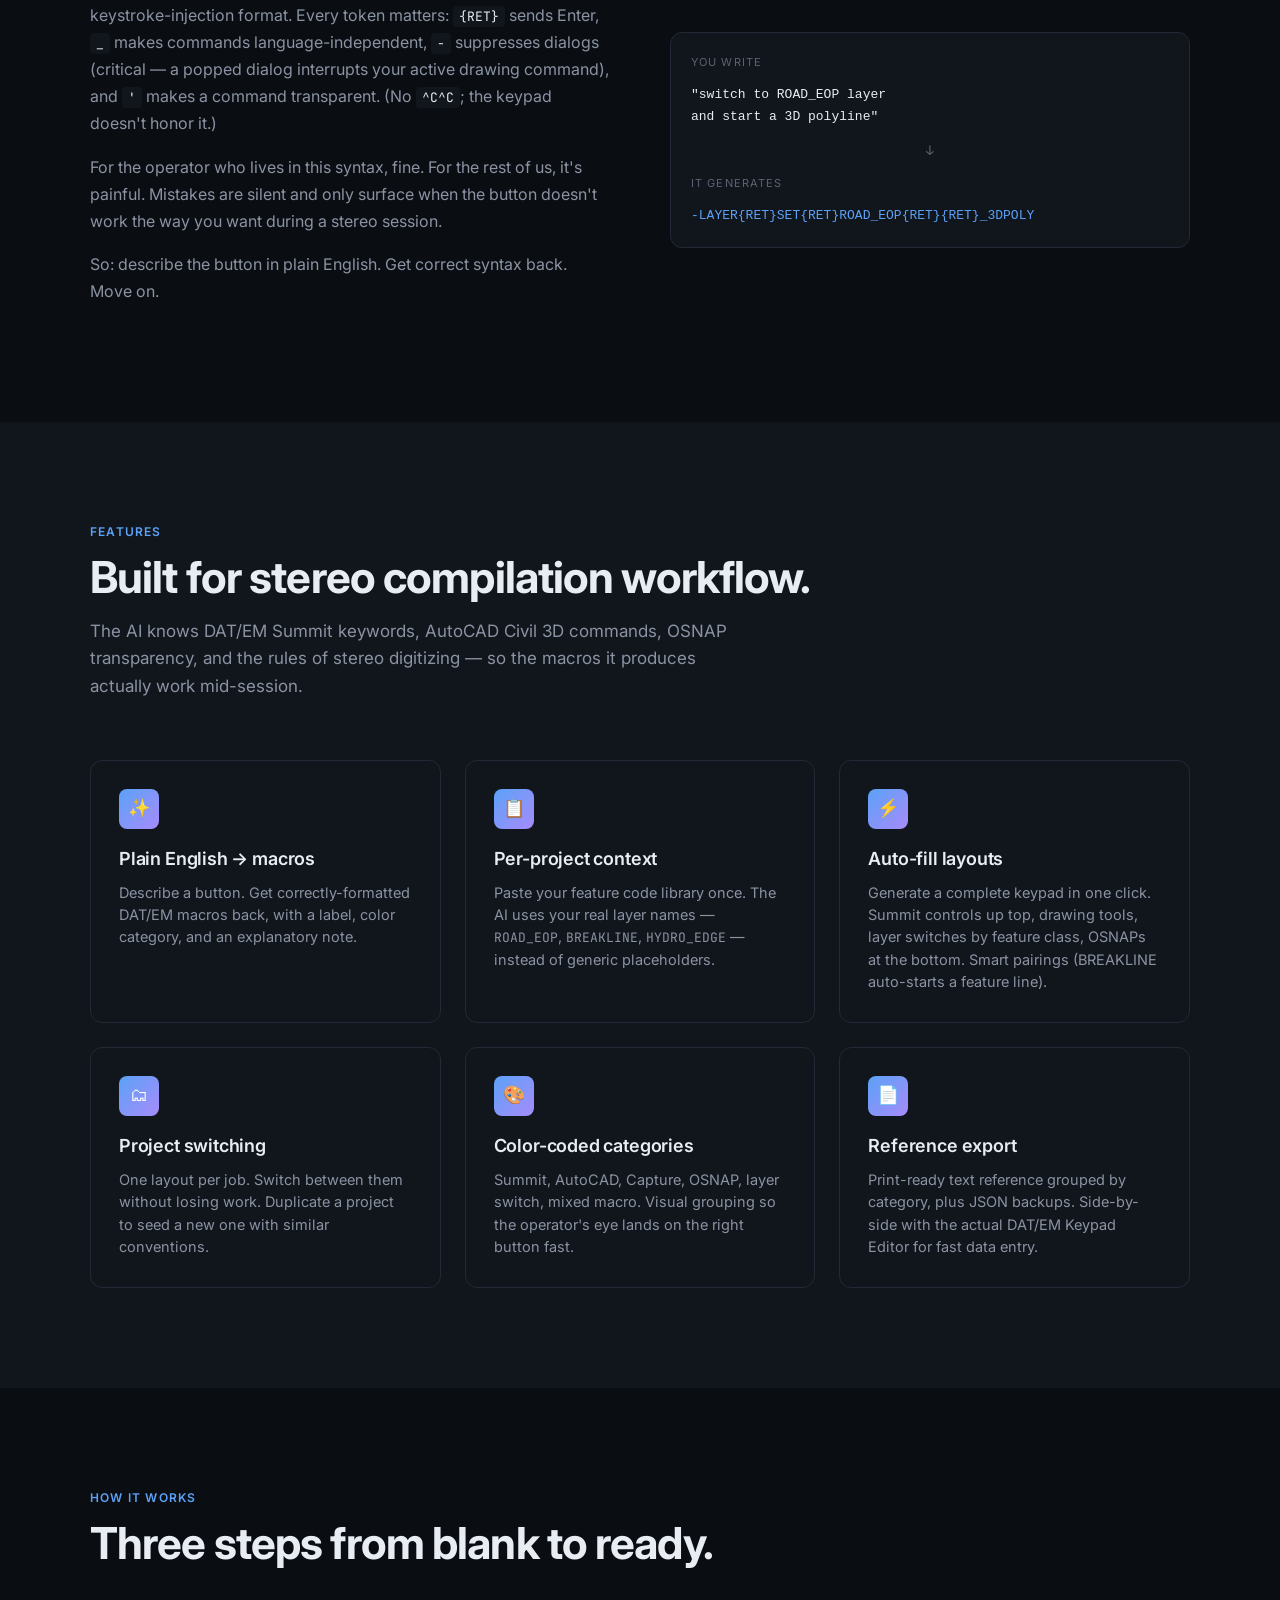
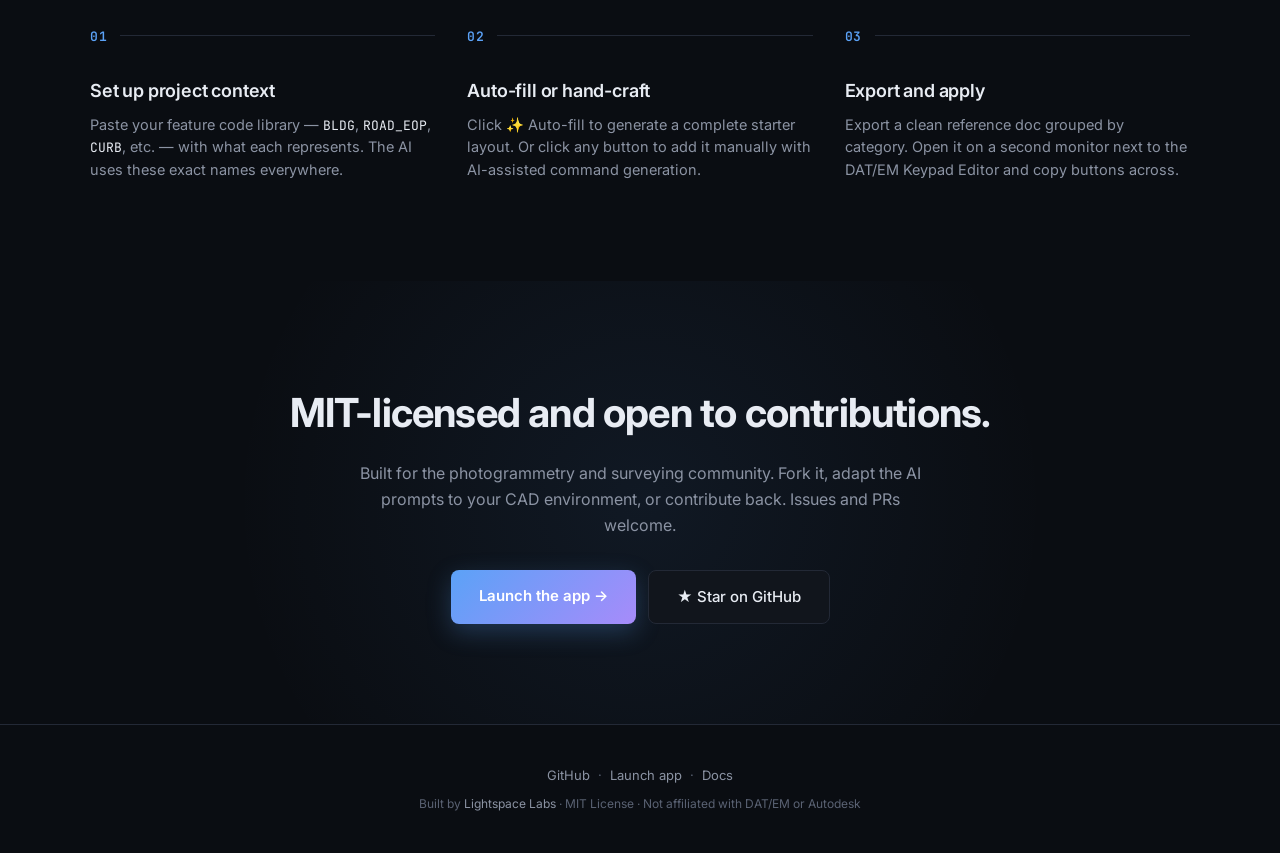
<file: landing.html>
<!DOCTYPE html>
<html lang="en">
<head>
  <meta charset="UTF-8">
  <meta name="viewport" content="width=device-width, initial-scale=1">
  <title>Keypad Designer · AI-assisted DAT/EM keypad layouts for stereo compilation</title>
  <meta name="description" content="Configure DAT/EM Summit Evolution keypad buttons in plain English. AI-generated AutoCAD Civil 3D macros for aerial photogrammetry stereo compilation.">

  <link rel="preconnect" href="https://fonts.googleapis.com">
  <link rel="preconnect" href="https://fonts.gstatic.com" crossorigin>
  <link href="https://fonts.googleapis.com/css2?family=Inter:wght@400;500;600;700&family=JetBrains+Mono:wght@400;500&display=swap" rel="stylesheet">

  <style>
    :root {
      --bg: #0a0d12;
      --bg-elev: #11151c;
      --bg-elev-2: #1a1f29;
      --border: #232936;
      --border-strong: #323a4d;
      --text: #e8ecf3;
      --text-dim: #8b93a3;
      --text-faint: #5a6273;
      --accent: #5ba2f7;
      --c-summit: #a78bfa;
      --c-cad: #5ba2f7;
      --c-capture: #5fce9d;
      --c-mixed: #f0b56a;
      --c-osnap: #f47272;
      --c-layer: #ec7cd1;
    }

    * { box-sizing: border-box; }
    html, body {
      margin: 0; padding: 0;
      background: var(--bg);
      color: var(--text);
      font-family: "Inter", -apple-system, BlinkMacSystemFont, sans-serif;
      font-size: 16px;
      line-height: 1.6;
      -webkit-font-smoothing: antialiased;
    }
    .mono { font-family: "JetBrains Mono", monospace; }

    /* NAV */
    nav {
      position: fixed;
      top: 0; left: 0; right: 0;
      background: rgba(10, 13, 18, 0.8);
      backdrop-filter: blur(12px);
      border-bottom: 1px solid var(--border);
      z-index: 100;
    }
    .nav-inner {
      max-width: 1200px;
      margin: 0 auto;
      padding: 16px 24px;
      display: flex;
      align-items: center;
      gap: 24px;
    }
    .logo {
      display: flex;
      align-items: center;
      gap: 10px;
      font-weight: 600;
      font-size: 15px;
      text-decoration: none;
      color: var(--text);
    }
    .logo-mark {
      width: 26px; height: 26px;
      border-radius: 6px;
      background: linear-gradient(135deg, var(--accent), var(--c-summit));
      display: grid; place-items: center;
      color: #0a0d12;
      font-weight: 700;
      font-size: 13px;
    }
    .nav-links { display: flex; gap: 24px; margin-left: auto; align-items: center; }
    .nav-links a {
      color: var(--text-dim);
      text-decoration: none;
      font-size: 14px;
      transition: color 0.12s;
    }
    .nav-links a:hover { color: var(--text); }
    .btn-launch {
      background: linear-gradient(135deg, var(--accent), var(--c-summit));
      color: white;
      padding: 8px 18px;
      border-radius: 6px;
      font-weight: 600;
      font-size: 14px;
      text-decoration: none;
      transition: opacity 0.12s, transform 0.08s;
    }
    .btn-launch:hover { opacity: 0.92; }
    .btn-launch:active { transform: translateY(1px); }

    /* HERO */
    .hero {
      padding: 140px 24px 80px;
      text-align: center;
      position: relative;
      overflow: hidden;
    }
    .hero::before {
      content: "";
      position: absolute;
      inset: 0;
      background:
        radial-gradient(circle at 30% 20%, rgba(91, 162, 247, 0.12), transparent 50%),
        radial-gradient(circle at 70% 80%, rgba(167, 139, 250, 0.12), transparent 50%);
      pointer-events: none;
    }
    .hero-tag {
      display: inline-block;
      padding: 6px 14px;
      background: rgba(91, 162, 247, 0.1);
      border: 1px solid rgba(91, 162, 247, 0.25);
      border-radius: 100px;
      color: var(--accent);
      font-size: 12px;
      font-weight: 500;
      letter-spacing: 0.02em;
      margin-bottom: 24px;
      position: relative;
      z-index: 1;
    }
    .hero h1 {
      font-size: clamp(36px, 6vw, 64px);
      font-weight: 700;
      letter-spacing: -0.025em;
      line-height: 1.05;
      margin: 0 0 24px;
      max-width: 880px;
      margin-left: auto;
      margin-right: auto;
      position: relative;
      z-index: 1;
    }
    .hero h1 .gradient {
      background: linear-gradient(135deg, var(--accent), var(--c-summit));
      -webkit-background-clip: text;
      background-clip: text;
      -webkit-text-fill-color: transparent;
    }
    .hero-sub {
      font-size: clamp(17px, 2vw, 20px);
      color: var(--text-dim);
      max-width: 640px;
      margin: 0 auto 40px;
      line-height: 1.5;
      position: relative;
      z-index: 1;
    }
    .hero-cta {
      display: inline-flex;
      gap: 12px;
      position: relative;
      z-index: 1;
    }
    .btn-primary {
      background: linear-gradient(135deg, var(--accent), var(--c-summit));
      color: white;
      padding: 14px 28px;
      border-radius: 8px;
      font-weight: 600;
      font-size: 15px;
      text-decoration: none;
      transition: opacity 0.12s, transform 0.08s;
      box-shadow: 0 8px 24px rgba(91, 162, 247, 0.25);
    }
    .btn-primary:hover { opacity: 0.92; }
    .btn-secondary {
      background: var(--bg-elev);
      color: var(--text);
      padding: 14px 28px;
      border-radius: 8px;
      font-weight: 500;
      font-size: 15px;
      text-decoration: none;
      border: 1px solid var(--border);
      transition: border-color 0.12s, background 0.12s;
    }
    .btn-secondary:hover { border-color: var(--border-strong); background: var(--bg-elev-2); }

    /* DEMO PREVIEW */
    .demo {
      max-width: 1100px;
      margin: 60px auto 0;
      padding: 0 24px;
      position: relative;
      z-index: 1;
    }
    .demo-window {
      background: var(--bg-elev);
      border: 1px solid var(--border);
      border-radius: 12px;
      overflow: hidden;
      box-shadow: 0 24px 60px rgba(0, 0, 0, 0.6);
    }
    .demo-bar {
      height: 36px;
      background: var(--bg-elev-2);
      border-bottom: 1px solid var(--border);
      display: flex;
      align-items: center;
      padding: 0 14px;
      gap: 6px;
    }
    .demo-bar span {
      width: 12px; height: 12px; border-radius: 50%;
      background: var(--text-faint);
      opacity: 0.4;
    }
    .demo-bar span:nth-child(1) { background: #f47272; }
    .demo-bar span:nth-child(2) { background: #f0b56a; }
    .demo-bar span:nth-child(3) { background: #5fce9d; }
    .demo-grid {
      padding: 32px;
      display: grid;
      grid-template-columns: repeat(8, 1fr);
      gap: 8px;
    }
    .demo-key {
      aspect-ratio: 1;
      border-radius: 8px;
      background: var(--bg-elev-2);
      border: 1px solid var(--border);
      display: flex;
      flex-direction: column;
      align-items: center;
      justify-content: center;
      font-size: 11px;
      font-weight: 500;
      padding: 4px;
      text-align: center;
      position: relative;
      transition: transform 0.4s ease;
    }
    .demo-key.summit  { background: rgba(167, 139, 250, 0.13); border-color: rgba(167, 139, 250, 0.4); }
    .demo-key.cad     { background: rgba(91, 162, 247, 0.13); border-color: rgba(91, 162, 247, 0.4); }
    .demo-key.capture { background: rgba(95, 206, 157, 0.13); border-color: rgba(95, 206, 157, 0.4); }
    .demo-key.layer   { background: rgba(236, 124, 209, 0.13); border-color: rgba(236, 124, 209, 0.4); }
    .demo-key.osnap   { background: rgba(244, 114, 114, 0.13); border-color: rgba(244, 114, 114, 0.4); }
    .demo-key.mixed   { background: rgba(240, 181, 106, 0.13); border-color: rgba(240, 181, 106, 0.4); }
    .demo-key .badge {
      position: absolute;
      top: 4px; right: 4px;
      width: 5px; height: 5px;
      border-radius: 50%;
    }
    .demo-key.summit  .badge { background: var(--c-summit); }
    .demo-key.cad     .badge { background: var(--c-cad); }
    .demo-key.capture .badge { background: var(--c-capture); }
    .demo-key.layer   .badge { background: var(--c-layer); }
    .demo-key.osnap   .badge { background: var(--c-osnap); }
    .demo-key.mixed   .badge { background: var(--c-mixed); }

    /* SECTIONS */
    section { padding: 100px 24px; }
    .container { max-width: 1100px; margin: 0 auto; }
    .section-tag {
      font-size: 12px;
      font-weight: 600;
      letter-spacing: 0.1em;
      text-transform: uppercase;
      color: var(--accent);
      margin-bottom: 12px;
    }
    .section-title {
      font-size: clamp(28px, 4vw, 44px);
      font-weight: 700;
      letter-spacing: -0.02em;
      line-height: 1.1;
      margin: 0 0 16px;
    }
    .section-sub {
      font-size: 17px;
      color: var(--text-dim);
      max-width: 640px;
      line-height: 1.6;
    }

    /* PROBLEM */
    .problem-grid {
      display: grid;
      grid-template-columns: 1fr 1fr;
      gap: 60px;
      align-items: center;
      margin-top: 60px;
    }
    @media (max-width: 800px) { .problem-grid { grid-template-columns: 1fr; gap: 30px; } }
    .code-compare {
      background: var(--bg-elev);
      border: 1px solid var(--border);
      border-radius: 12px;
      padding: 20px;
      font-family: "JetBrains Mono", monospace;
      font-size: 13px;
      line-height: 1.7;
    }
    .code-compare .label {
      font-family: "Inter", sans-serif;
      font-size: 11px;
      letter-spacing: 0.1em;
      color: var(--text-faint);
      text-transform: uppercase;
      margin-bottom: 12px;
    }
    .code-compare pre {
      margin: 0;
      color: var(--text);
      white-space: pre-wrap;
    }
    .code-compare .arrow { text-align: center; color: var(--text-faint); padding: 12px 0; }

    /* FEATURES */
    .features {
      display: grid;
      grid-template-columns: repeat(auto-fit, minmax(280px, 1fr));
      gap: 24px;
      margin-top: 60px;
    }
    .feat {
      background: var(--bg-elev);
      border: 1px solid var(--border);
      border-radius: 12px;
      padding: 28px;
      transition: border-color 0.12s, transform 0.12s;
    }
    .feat:hover { border-color: var(--border-strong); transform: translateY(-2px); }
    .feat-icon {
      width: 40px; height: 40px;
      border-radius: 8px;
      background: linear-gradient(135deg, var(--accent), var(--c-summit));
      display: grid; place-items: center;
      color: white;
      margin-bottom: 16px;
      font-size: 18px;
    }
    .feat h3 {
      font-size: 18px;
      font-weight: 600;
      margin: 0 0 8px;
      letter-spacing: -0.01em;
    }
    .feat p {
      color: var(--text-dim);
      margin: 0;
      font-size: 14.5px;
      line-height: 1.55;
    }

    /* HOW IT WORKS */
    .steps {
      display: grid;
      grid-template-columns: repeat(3, 1fr);
      gap: 32px;
      margin-top: 60px;
      counter-reset: step;
    }
    @media (max-width: 800px) { .steps { grid-template-columns: 1fr; } }
    .step {
      counter-increment: step;
      position: relative;
      padding-top: 50px;
    }
    .step::before {
      content: counter(step, decimal-leading-zero);
      position: absolute;
      top: 0; left: 0;
      font-family: "JetBrains Mono", monospace;
      font-size: 13px;
      color: var(--accent);
      font-weight: 600;
      letter-spacing: 0.05em;
    }
    .step::after {
      content: "";
      position: absolute;
      top: 8px; left: 30px;
      right: 0;
      height: 1px;
      background: var(--border);
    }
    .step h3 {
      font-size: 18px;
      font-weight: 600;
      margin: 0 0 8px;
      letter-spacing: -0.01em;
    }
    .step p {
      color: var(--text-dim);
      font-size: 14.5px;
      line-height: 1.55;
      margin: 0;
    }

    /* OPEN SOURCE CTA */
    .oss {
      text-align: center;
      padding: 100px 24px;
      background:
        radial-gradient(circle at 50% 50%, rgba(91, 162, 247, 0.08), transparent 60%);
    }
    .oss h2 {
      font-size: clamp(28px, 4vw, 40px);
      font-weight: 700;
      letter-spacing: -0.02em;
      margin: 0 0 16px;
    }
    .oss p {
      color: var(--text-dim);
      max-width: 580px;
      margin: 0 auto 32px;
      font-size: 16px;
      line-height: 1.6;
    }
    .oss-cta {
      display: inline-flex;
      gap: 12px;
      flex-wrap: wrap;
      justify-content: center;
    }

    /* FOOTER */
    footer {
      border-top: 1px solid var(--border);
      padding: 40px 24px;
      text-align: center;
      color: var(--text-faint);
      font-size: 13px;
    }
    footer a { color: var(--text-dim); text-decoration: none; }
    footer a:hover { color: var(--text); }
    .footer-credit {
      margin-top: 8px;
      font-size: 12px;
      color: var(--text-faint);
    }
  </style>
</head>
<body>

<nav>
  <div class="nav-inner">
    <a href="#" class="logo">
      <div class="logo-mark">K</div>
      <span>Keypad Designer</span>
    </a>
    <div class="nav-links">
      <a href="#why">Why</a>
      <a href="#features">Features</a>
      <a href="#how">How it works</a>
      <a href="https://github.com/YOUR-USERNAME/datem-keypad-designer" target="_blank">GitHub</a>
      <a href="index.html" class="btn-launch">Launch app →</a>
    </div>
  </div>
</nav>

<!-- HERO -->
<div class="hero">
  <span class="hero-tag">For aerial photogrammetry compilers</span>
  <h1>Configure your DAT/EM keypad in <span class="gradient">plain English</span>.</h1>
  <p class="hero-sub">
    AI-assisted button designer for stereo compilation in DAT/EM Summit Evolution + AutoCAD Civil 3D. Describe what each button should do — it writes the macro syntax for you.
  </p>
  <div class="hero-cta">
    <a href="index.html" class="btn-primary">Launch the app →</a>
    <a href="https://github.com/YOUR-USERNAME/datem-keypad-designer" class="btn-secondary" target="_blank">View on GitHub</a>
  </div>

  <div class="demo">
    <div class="demo-window">
      <div class="demo-bar">
        <span></span><span></span><span></span>
      </div>
      <div class="demo-grid">
        <div class="demo-key summit"><span class="badge"></span>Driver</div>
        <div class="demo-key summit"><span class="badge"></span>Raise Z</div>
        <div class="demo-key summit"><span class="badge"></span>Lower Z</div>
        <div class="demo-key summit"><span class="badge"></span>Z Lock</div>
        <div class="demo-key summit"><span class="badge"></span>Z Unlock</div>
        <div class="demo-key summit"><span class="badge"></span>Auto Level</div>
        <div class="demo-key summit"><span class="badge"></span>Zoom In</div>
        <div class="demo-key summit"><span class="badge"></span>Zoom Out</div>

        <div class="demo-key"><span class="badge"></span>Cancel</div>
        <div class="demo-key cad"><span class="badge"></span>3D Poly</div>
        <div class="demo-key cad"><span class="badge"></span>Feature Line</div>
        <div class="demo-key cad"><span class="badge"></span>COGO Point</div>
        <div class="demo-key capture"><span class="badge"></span>End Feat</div>
        <div class="demo-key capture"><span class="badge"></span>Undo Vtx</div>
        <div class="demo-key"></div>
        <div class="demo-key"></div>

        <div class="demo-key layer"><span class="badge"></span>Building</div>
        <div class="demo-key layer"><span class="badge"></span>Road EOP</div>
        <div class="demo-key layer"><span class="badge"></span>Road CL</div>
        <div class="demo-key layer"><span class="badge"></span>Curb</div>
        <div class="demo-key layer"><span class="badge"></span>Driveway</div>
        <div class="demo-key layer"><span class="badge"></span>Sidewalk</div>
        <div class="demo-key layer"><span class="badge"></span>Fence</div>
        <div class="demo-key layer"><span class="badge"></span>Hydro Edge</div>

        <div class="demo-key mixed"><span class="badge"></span>Breakline</div>
        <div class="demo-key mixed"><span class="badge"></span>Spot Elev</div>
        <div class="demo-key layer"><span class="badge"></span>Vegetation</div>
        <div class="demo-key layer"><span class="badge"></span>Obscure</div>
        <div class="demo-key osnap"><span class="badge"></span>Endpoint</div>
        <div class="demo-key osnap"><span class="badge"></span>Intersect</div>
        <div class="demo-key osnap"><span class="badge"></span>Nearest</div>
        <div class="demo-key osnap"><span class="badge"></span>Snap None</div>
      </div>
    </div>
  </div>
</div>

<!-- WHY -->
<section id="why">
  <div class="container">
    <div class="section-tag">The Problem</div>
    <h2 class="section-title">Macro syntax is brutal.<br>You shouldn't have to memorize it.</h2>

    <div class="problem-grid">
      <div>
        <p style="color: var(--text-dim); line-height: 1.7;">
          Setting up a DAT/EM keypad means writing macros by hand in a keystroke-injection format. Every token matters: <span class="mono" style="color:var(--text);background:var(--bg-elev);padding:2px 6px;border-radius:3px;font-size:13px;">{RET}</span> sends Enter, <span class="mono" style="color:var(--text);background:var(--bg-elev);padding:2px 6px;border-radius:3px;font-size:13px;">_</span> makes commands language-independent, <span class="mono" style="color:var(--text);background:var(--bg-elev);padding:2px 6px;border-radius:3px;font-size:13px;">-</span> suppresses dialogs (critical — a popped dialog interrupts your active drawing command), and <span class="mono" style="color:var(--text);background:var(--bg-elev);padding:2px 6px;border-radius:3px;font-size:13px;">'</span> makes a command transparent. (No <span class="mono" style="color:var(--text);background:var(--bg-elev);padding:2px 6px;border-radius:3px;font-size:13px;">^C^C</span>; the keypad doesn't honor it.)
        </p>
        <p style="color: var(--text-dim); line-height: 1.7;">
          For the operator who lives in this syntax, fine. For the rest of us, it's painful. Mistakes are silent and only surface when the button doesn't work the way you want during a stereo session.
        </p>
        <p style="color: var(--text-dim); line-height: 1.7;">
          So: describe the button in plain English. Get correct syntax back. Move on.
        </p>
      </div>
      <div class="code-compare">
        <div class="label">You write</div>
        <pre>"switch to ROAD_EOP layer
and start a 3D polyline"</pre>
        <div class="arrow">↓</div>
        <div class="label">It generates</div>
<pre style="color:var(--c-cad)">-LAYER{RET}SET{RET}ROAD_EOP{RET}{RET}_3DPOLY</pre>
      </div>
    </div>
  </div>
</section>

<!-- FEATURES -->
<section id="features" style="background: var(--bg-elev);">
  <div class="container">
    <div class="section-tag">Features</div>
    <h2 class="section-title">Built for stereo compilation workflow.</h2>
    <p class="section-sub">The AI knows DAT/EM Summit keywords, AutoCAD Civil 3D commands, OSNAP transparency, and the rules of stereo digitizing — so the macros it produces actually work mid-session.</p>

    <div class="features">
      <div class="feat">
        <div class="feat-icon">✨</div>
        <h3>Plain English → macros</h3>
        <p>Describe a button. Get correctly-formatted DAT/EM macros back, with a label, color category, and an explanatory note.</p>
      </div>
      <div class="feat">
        <div class="feat-icon">📋</div>
        <h3>Per-project context</h3>
        <p>Paste your feature code library once. The AI uses your real layer names — <span class="mono" style="font-size:13px">ROAD_EOP</span>, <span class="mono" style="font-size:13px">BREAKLINE</span>, <span class="mono" style="font-size:13px">HYDRO_EDGE</span> — instead of generic placeholders.</p>
      </div>
      <div class="feat">
        <div class="feat-icon">⚡</div>
        <h3>Auto-fill layouts</h3>
        <p>Generate a complete keypad in one click. Summit controls up top, drawing tools, layer switches by feature class, OSNAPs at the bottom. Smart pairings (BREAKLINE auto-starts a feature line).</p>
      </div>
      <div class="feat">
        <div class="feat-icon">🗂</div>
        <h3>Project switching</h3>
        <p>One layout per job. Switch between them without losing work. Duplicate a project to seed a new one with similar conventions.</p>
      </div>
      <div class="feat">
        <div class="feat-icon">🎨</div>
        <h3>Color-coded categories</h3>
        <p>Summit, AutoCAD, Capture, OSNAP, layer switch, mixed macro. Visual grouping so the operator's eye lands on the right button fast.</p>
      </div>
      <div class="feat">
        <div class="feat-icon">📄</div>
        <h3>Reference export</h3>
        <p>Print-ready text reference grouped by category, plus JSON backups. Side-by-side with the actual DAT/EM Keypad Editor for fast data entry.</p>
      </div>
    </div>
  </div>
</section>

<!-- HOW IT WORKS -->
<section id="how">
  <div class="container">
    <div class="section-tag">How it works</div>
    <h2 class="section-title">Three steps from blank to ready.</h2>

    <div class="steps">
      <div class="step">
        <h3>Set up project context</h3>
        <p>Paste your feature code library — <span class="mono" style="font-size:13px;color:var(--text)">BLDG</span>, <span class="mono" style="font-size:13px;color:var(--text)">ROAD_EOP</span>, <span class="mono" style="font-size:13px;color:var(--text)">CURB</span>, etc. — with what each represents. The AI uses these exact names everywhere.</p>
      </div>
      <div class="step">
        <h3>Auto-fill or hand-craft</h3>
        <p>Click ✨ Auto-fill to generate a complete starter layout. Or click any button to add it manually with AI-assisted command generation.</p>
      </div>
      <div class="step">
        <h3>Export and apply</h3>
        <p>Export a clean reference doc grouped by category. Open it on a second monitor next to the DAT/EM Keypad Editor and copy buttons across.</p>
      </div>
    </div>
  </div>
</section>

<!-- OPEN SOURCE CTA -->
<div class="oss">
  <h2>MIT-licensed and open to contributions.</h2>
  <p>Built for the photogrammetry and surveying community. Fork it, adapt the AI prompts to your CAD environment, or contribute back. Issues and PRs welcome.</p>
  <div class="oss-cta">
    <a href="index.html" class="btn-primary">Launch the app →</a>
    <a href="https://github.com/YOUR-USERNAME/datem-keypad-designer" class="btn-secondary" target="_blank">★ Star on GitHub</a>
  </div>
</div>

<!-- FOOTER -->
<footer>
  <div>
    <a href="https://github.com/YOUR-USERNAME/datem-keypad-designer">GitHub</a>
    &nbsp;·&nbsp;
    <a href="index.html">Launch app</a>
    &nbsp;·&nbsp;
    <a href="https://github.com/YOUR-USERNAME/datem-keypad-designer/blob/main/README.md">Docs</a>
  </div>
  <div class="footer-credit">
    Built by <a href="https://lightspacelabs.com">Lightspace Labs</a> · MIT License · Not affiliated with DAT/EM or Autodesk
  </div>
</footer>

</body>
</html>
</file>
<file: css/app.css>
/* css/app.css */

:root {
  --bg: #0d1014;
  --bg-elev: #161a21;
  --bg-elev-2: #1d222b;
  --bg-elev-3: #262c37;
  --border: #2a3140;
  --border-strong: #3a4254;
  --text: #e6e9ef;
  --text-dim: #8b93a3;
  --text-faint: #5a6273;
  --accent: #5ba2f7;
  --accent-dim: #2c5a99;
  --danger: #f47272;
  --success: #5fce9d;
  --warning: #f0b56a;

  --c-summit: #a78bfa;
  --c-cad: #5ba2f7;
  --c-capture: #5fce9d;
  --c-mixed: #f0b56a;
  --c-osnap: #f47272;
  --c-layer: #ec7cd1;

  --shadow-md: 0 4px 12px rgba(0, 0, 0, 0.35);
  --shadow-lg: 0 10px 30px rgba(0, 0, 0, 0.5);
}

* { box-sizing: border-box; }
html, body {
  margin: 0; padding: 0;
  background: var(--bg);
  color: var(--text);
  font-family: "Geist", -apple-system, BlinkMacSystemFont, "Segoe UI", Roboto, sans-serif;
  -webkit-font-smoothing: antialiased;
  -moz-osx-font-smoothing: grayscale;
  font-size: 14px;
  height: 100vh;
  overflow: hidden;
}

.app {
  display: grid;
  grid-template-rows: auto auto 1fr auto;
  height: 100vh;
}

/* HEADER */
header {
  background: var(--bg-elev);
  border-bottom: 1px solid var(--border);
  padding: 12px 20px;
  display: flex;
  align-items: center;
  gap: 16px;
}
.project-controls {
  display: flex;
  align-items: center;
  gap: 6px;
}
.project-controls select { min-width: 220px; font-weight: 500; }
.popover-menu button { height: auto; padding: 8px 10px; }
.logo {
  font-weight: 600;
  letter-spacing: -0.01em;
  display: flex;
  align-items: center;
  gap: 10px;
}
.logo-mark {
  width: 22px; height: 22px;
  border-radius: 5px;
  background: linear-gradient(135deg, var(--accent), var(--c-summit));
  display: grid; place-items: center;
  font-size: 12px;
  font-weight: 700;
  color: #0d1014;
}
.logo-sub { color: var(--text-dim); font-weight: 400; font-size: 12px; }
.spacer { flex: 1; }

/* BUTTONS */
button, .btn {
  background: var(--bg-elev-2);
  border: 1px solid var(--border);
  color: var(--text);
  padding: 0 12px;
  height: 32px;
  border-radius: 6px;
  font-size: 13px;
  cursor: pointer;
  font-family: inherit;
  display: inline-flex;
  align-items: center;
  gap: 6px;
  transition: background 0.12s, border-color 0.12s;
  white-space: nowrap;
}
button:hover, .btn:hover {
  background: var(--bg-elev-3);
  border-color: var(--border-strong);
}
button.primary, .btn.primary {
  background: var(--accent);
  border-color: var(--accent);
  color: #061425;
  font-weight: 600;
}
button.primary:hover { background: #6db1ff; border-color: #6db1ff; }
button.danger { color: var(--danger); }
button.danger:hover { background: rgba(244, 114, 114, 0.1); border-color: var(--danger); }
button.icon { padding: 0 9px; min-width: 32px; justify-content: center; }
/* SVG icons embedded inside buttons */
.btn-icon, .menu-icon { display: inline-flex; align-items: center; justify-content: center; flex-shrink: 0; }
.btn-icon { color: var(--text-dim); }
button.primary .btn-icon { color: inherit; opacity: 0.85; }
button:hover .btn-icon { color: var(--text); }
.menu-icon { width: 16px; height: 16px; color: var(--text-dim); }
.popover-menu button:hover .menu-icon { color: var(--text); }
.popover-menu button.danger .menu-icon { color: var(--danger); }
.modal-header-icon { display: inline-flex; align-items: center; color: var(--accent); margin-right: 6px; }

select, input[type=text], input[type=number], input[type=search] {
  background: var(--bg-elev-2);
  border: 1px solid var(--border);
  color: var(--text);
  padding: 0 10px;
  height: 32px;
  border-radius: 6px;
  font-family: inherit;
  font-size: 13px;
  outline: none;
  transition: border-color 0.12s;
}
textarea {
  background: var(--bg);
  border: 1px solid var(--border);
  color: var(--text);
  padding: 8px 10px;
  border-radius: 6px;
  font-family: inherit;
  font-size: 13px;
  outline: none;
  transition: border-color 0.12s;
}
select:hover, input:hover { border-color: var(--border-strong); }
select:focus, input:focus, textarea:focus { border-color: var(--accent); }
textarea {
  resize: vertical;
  font-family: "JetBrains Mono", "Menlo", "Consolas", monospace;
  font-size: 12.5px;
  line-height: 1.5;
}

/* TOOLBAR */
.toolbar {
  background: var(--bg-elev);
  border-bottom: 1px solid var(--border);
  padding: 10px 20px;
  display: flex;
  align-items: center;
  gap: 12px;
  flex-wrap: wrap;
  font-size: 13px;
}
.toolbar .group {
  display: flex; align-items: center; gap: 6px;
  position: relative;
  padding-right: 14px;
}
.toolbar .group + .group::before {
  content: "";
  position: absolute;
  left: -8px;
  top: 50%;
  transform: translateY(-50%);
  width: 1px;
  height: 18px;
  background: var(--border);
  opacity: 0.6;
}
.toolbar .group:last-child { padding-right: 0; }
.toolbar label { color: var(--text-dim); font-size: 12px; }
.stepper { display: inline-flex; align-items: center; }
.stepper input { width: 48px; text-align: center; border-radius: 0; border-left: none; border-right: none; }
.stepper button { border-radius: 6px 0 0 6px; padding: 6px 10px; }
.stepper button:last-child { border-radius: 0 6px 6px 0; }

/* MAIN */
main { display: flex; overflow: hidden; position: relative; }
.grid-area {
  flex: 1;
  overflow: auto;
  padding: 28px;
  display: flex;
  flex-direction: column;
  align-items: center;
  gap: 12px;
  background:
    radial-gradient(circle at 20% 0%, rgba(91, 162, 247, 0.04), transparent 50%),
    radial-gradient(circle at 80% 100%, rgba(167, 139, 250, 0.04), transparent 50%);
}
.keypad {
  display: grid;
  gap: 8px;
  padding: 18px;
  background: var(--bg-elev);
  border: 1px solid var(--border);
  border-radius: 12px;
  box-shadow: var(--shadow-lg);
}
.key {
  min-width: 72px;
  background: var(--bg-elev-2);
  border: 1px solid var(--border);
  border-radius: 8px;
  cursor: pointer;
  display: flex;
  flex-direction: column;
  align-items: center;
  justify-content: center;
  padding: 6px;
  text-align: center;
  transition: transform 0.08s, border-color 0.12s, background 0.12s;
  position: relative;
  overflow: hidden;
}
.key:hover { transform: translateY(-1px); border-color: var(--border-strong); }
.key.empty { border-style: dashed; color: var(--text-faint); }
.key.empty .plus { font-size: 20px; line-height: 1; color: var(--text-faint); }
.key .label {
  font-size: 12px;
  font-weight: 500;
  line-height: 1.2;
  word-break: break-word;
  overflow: hidden;
  display: -webkit-box;
  -webkit-line-clamp: 4;
  -webkit-box-orient: vertical;
}
.key .badge {
  position: absolute;
  top: 5px; right: 5px;
  width: 6px; height: 6px;
  border-radius: 50%;
}
.key .pos {
  position: absolute;
  bottom: 4px; left: 6px;
  font-size: 9px;
  color: var(--text-faint);
  font-family: "JetBrains Mono", monospace;
}
.key.configured { color: var(--text); }
.key.selected {
  outline: 2px solid #5ba2f7;
  outline-offset: -2px;
  box-shadow: 0 0 0 1px rgba(91,162,247,0.5);
}
.key.dragging { opacity: 0.4; }
.key.drop-target { outline: 2px dashed #5fce9d; outline-offset: -2px; }
.key[draggable="true"] { cursor: grab; }
.key[draggable="true"]:active { cursor: grabbing; }
.key.is-header { border-width: 2px; text-transform: uppercase; letter-spacing: 0.04em; }
.key .bitmap-tag {
  display: inline-flex; align-items: center; gap: 4px;
  font-size: 10px; font-family: "JetBrains Mono", monospace;
  color: var(--text-dim);
  background: rgba(255, 255, 255, 0.06);
  padding: 2px 5px;
  border-radius: 4px;
  margin-top: 4px;
}
.key .bitmap-thumb {
  display: block;
  width: 32px; height: 32px;
  object-fit: contain;
  image-rendering: pixelated;
  background: rgba(255, 255, 255, 0.04);
  border-radius: 4px;
  padding: 2px;
  margin: 0 auto 2px;
}

/* Bitmap upload field in the side-panel editor */
.bitmap-tools {
  display: flex; align-items: center; gap: 10px;
  margin-top: 6px;
  flex-wrap: wrap;
}
.bitmap-upload-btn {
  font-size: 12px;
  border-style: dashed;
}
.bitmap-preview-tile {
  display: inline-flex;
  width: 36px; height: 36px;
  background: rgba(255,255,255,0.04);
  border: 1px solid var(--border);
  border-radius: 6px;
  align-items: center; justify-content: center;
  flex-shrink: 0;
}
.bitmap-preview-tile img {
  max-width: 28px; max-height: 28px;
  image-rendering: pixelated;
}
.bitmap-status {
  font-size: 11px;
  color: var(--text-dim);
}

/* Draw-icon modal */
.draw-ai {
  display: flex; gap: 8px; margin-bottom: 6px;
}
.draw-ai input { flex: 1; }
.draw-tools {
  display: flex; gap: 8px; align-items: center; margin-bottom: 12px;
  flex-wrap: wrap;
}
.draw-preview-row {
  display: inline-flex; align-items: center; gap: 6px;
  margin-left: auto;
}
.draw-canvas-wrap {
  display: flex; justify-content: center;
  padding: 8px;
  background: var(--bg-elev-2);
  border: 1px solid var(--border);
  border-radius: 8px;
  margin-bottom: 12px;
}
#drawCanvas {
  display: block;
  width: 384px; height: 384px;
  cursor: crosshair;
  image-rendering: pixelated;
  background: #f5f5f5;
  border-radius: 4px;
  touch-action: none;
}
.key.is-header .label { font-size: 13px; font-weight: 700; }
.key.is-header .badge { display: none; }

.checkbox-row { display: flex; align-items: center; gap: 8px; cursor: pointer; font-weight: 400; }
.checkbox-row input[type="checkbox"] { width: 16px; height: 16px; cursor: pointer; }

.span-controls { display: flex; gap: 16px; align-items: center; }
.span-controls span { display: flex; align-items: center; gap: 6px; color: var(--text-dim); font-size: 12px; }
.span-controls input[type="number"] { width: 56px; }

/* Quick-guide modal */
.guide-body { font-size: 13px; line-height: 1.55; }
.guide-intro { color: var(--text-dim); margin-top: 0; }
.guide-body h3 {
  margin: 22px 0 8px;
  font-size: 14px;
  font-weight: 600;
  letter-spacing: 0.005em;
  padding-bottom: 4px;
  border-bottom: 1px solid var(--border);
}
.guide-body h3:first-of-type { margin-top: 14px; }
.guide-body p { margin: 0 0 8px; color: var(--text); }
.guide-body ul, .guide-body ol { margin: 4px 0 8px 18px; padding: 0; }
.guide-body li { margin-bottom: 4px; }
.guide-body code {
  font-family: "JetBrains Mono", monospace;
  font-size: 11.5px;
  background: var(--bg-elev-2);
  border: 1px solid var(--border);
  padding: 1px 5px;
  border-radius: 3px;
  word-break: break-all;
}
.guide-body strong { color: var(--text); }
.guide-body em { color: var(--text); font-style: italic; }
.guide-dl { margin: 4px 0 8px; }
.guide-dl dt { font-weight: 500; color: var(--text); margin-top: 6px; }
.guide-dl dd { margin: 2px 0 0 0; color: var(--text-dim); font-size: 12.5px; }
.guide-dl dd code { color: var(--text); }

/* DXF import modal */
.modal-wide .modal, .modal.modal-wide { max-width: 720px; }
.dxf-dropzone {
  border: 1px dashed var(--border-strong);
  border-radius: 8px;
  padding: 20px;
  text-align: center;
  color: var(--text-dim);
  background: var(--bg-elev-2);
  transition: background 0.12s, border-color 0.12s;
}
.dxf-dropzone.dragover { background: var(--bg-elev); border-color: var(--accent, #5ba2f7); }
.link-btn {
  background: none; border: none; color: var(--accent, #5ba2f7);
  text-decoration: underline; cursor: pointer; padding: 0; font: inherit;
}
.field-hint {
  margin: 6px 0 0; font-size: 12px; color: var(--text-faint); line-height: 1.4;
}
.field-hint code {
  font-size: 11px; background: var(--bg-elev); padding: 1px 5px; border-radius: 3px;
}
.gen-layers-list {
  max-height: 360px; overflow-y: auto;
  border: 1px solid var(--border); border-radius: 6px;
  background: var(--bg);
}
.gen-layer-row {
  display: flex; align-items: center; gap: 10px;
  padding: 7px 12px; border-bottom: 1px solid var(--border);
  font-size: 12.5px;
}
.gen-layer-row:last-child { border-bottom: none; }
.gen-layer-swatch {
  width: 12px; height: 12px; border-radius: 2px;
  border: 1px solid rgba(0,0,0,0.25); flex: 0 0 auto;
}
.gen-layer-tag {
  font-size: 10px; padding: 1px 6px; border-radius: 10px;
  text-transform: uppercase; letter-spacing: 0.04em; font-weight: 600;
}
.gen-layer-tag-keypad { background: rgba(91,162,247,0.15); color: #5ba2f7; }
.gen-layer-tag-pdf    { background: rgba(167,139,250,0.18); color: #a78bfa; }
.gen-layer-tag-both   { background: rgba(95,206,157,0.18); color: #5fce9d; }
.gen-layer-desc {
  color: var(--text-faint); font-size: 11.5px; margin-left: auto;
  overflow: hidden; text-overflow: ellipsis; white-space: nowrap; max-width: 45%;
}
.gen-layer-del {
  margin-left: 8px; flex: 0 0 auto;
  background: transparent; border: none; color: var(--text-faint);
  font-size: 16px; line-height: 1; cursor: pointer;
  padding: 2px 6px; border-radius: 3px;
}
.gen-layer-del:hover { color: #f47272; background: rgba(244,114,114,0.1); }
.dxf-controls {
  display: flex; gap: 12px; align-items: center; flex-wrap: wrap;
  margin: 12px 0 8px;
}
.dxf-controls input[type="search"] {
  flex: 1; min-width: 160px;
}
.dxf-quick { display: flex; gap: 6px; }
.dxf-quick button { font-size: 12px; padding: 4px 8px; }
.dxf-layer-list {
  max-height: 360px;
  overflow-y: auto;
  border: 1px solid var(--border);
  border-radius: 6px;
  background: var(--bg-elev-2);
  padding: 4px 0;
}
.dxf-group { padding: 4px 0; }
.dxf-group-header {
  padding: 6px 12px;
  background: var(--bg-elev);
  position: sticky; top: 0;
  font-size: 12px;
}
.dxf-group-items { padding: 4px 0; }
.dxf-row {
  display: grid;
  grid-template-columns: 18px 1fr auto;
  align-items: center;
  gap: 8px;
  padding: 3px 12px 3px 28px;
  font-size: 12px;
  cursor: pointer;
}
.dxf-row:hover { background: var(--bg-elev); }
.dxf-row-name { font-family: "JetBrains Mono", monospace; }
.dxf-row-meta { color: var(--text-faint); font-size: 11px; }
.dxf-row-meta .dxf-busy { color: #5fce9d; }
.dxf-row-meta .dxf-empty { color: var(--text-faint); font-style: italic; }
.dxf-row-meta .dxf-linked { color: #a78bfa; }
.dxf-linked-row { opacity: 0.55; }
.dxf-options {
  display: flex; gap: 16px; align-items: center; margin-top: 12px;
  font-size: 12px;
}
.dxf-options select { padding: 4px 6px; }
.dxf-blocks-section { margin-top: 16px; padding-top: 16px; border-top: 1px solid var(--border); }
.dxf-section-heading { margin: 0 0 6px; font-size: 14px; font-weight: 600; }
.dxf-section-sub { margin: 0 0 10px; font-size: 12px; color: var(--text-dim); }
.dxf-section-sub code { font-family: "JetBrains Mono", monospace; background: var(--bg-elev-2); padding: 1px 4px; border-radius: 3px; }
.dxf-block-row { display: grid; grid-template-columns: 1fr auto; align-items: center; gap: 8px; }
.dxf-block-check { display: grid; grid-template-columns: 18px 1fr auto; align-items: center; gap: 8px; cursor: pointer; }
.dxf-block-row .dxf-config-btn { font-size: 11px; padding: 0 8px; height: 24px; }

.block-config-name {
  font-family: "JetBrains Mono", monospace;
  font-size: 13px;
  background: var(--bg-elev-2);
  border: 1px solid var(--border);
  border-radius: 6px;
  padding: 8px 10px;
}
.block-preview-field {
  display: grid;
  grid-template-columns: 1fr auto;
  gap: 16px;
  align-items: start;
}
.block-preview-canvas {
  width: 160px; height: 160px;
  background: #1a1d24;
  border: 1px solid var(--border);
  border-radius: 8px;
  image-rendering: auto;
}
.block-config-stats {
  font-size: 11px;
  color: var(--text-dim);
  margin-top: 6px;
}
.block-config-preview {
  font-family: "JetBrains Mono", monospace;
  font-size: 12px;
  background: var(--bg);
  border: 1px solid var(--border);
  border-radius: 6px;
  padding: 10px;
  margin: 0;
  white-space: pre-wrap;
  word-break: break-all;
  color: var(--accent);
}

/* Bulk selection action bar — appears at bottom-center when selection is non-empty */
.action-bar {
  position: fixed;
  bottom: 20px;
  left: 50%;
  transform: translateX(-50%) translateY(40px);
  display: flex;
  align-items: center;
  gap: 10px;
  padding: 8px 12px;
  background: var(--bg-elev);
  border: 1px solid var(--border-strong);
  border-radius: 10px;
  box-shadow: 0 8px 30px rgba(0,0,0,0.45);
  z-index: 100;
  opacity: 0;
  pointer-events: none;
  transition: opacity 0.15s, transform 0.15s;
  font-size: 13px;
}
.action-bar.open { opacity: 1; transform: translateX(-50%) translateY(0); pointer-events: auto; }
.action-bar-count { font-weight: 600; }
.action-bar-label { color: var(--text-dim); font-size: 12px; }
.action-bar-divider { width: 1px; height: 18px; background: var(--border); }
.action-bar-swatches { display: flex; gap: 4px; }
.action-bar-swatches .swatch {
  width: 18px; height: 18px; border-radius: 4px; cursor: pointer;
  border: 1px solid rgba(255,255,255,0.1);
}
.action-bar-swatches .swatch:hover { transform: scale(1.15); }
.action-bar button { padding: 5px 10px; font-size: 12px; }
.action-bar-close { padding: 4px 8px !important; background: transparent !important; border: none !important; opacity: 0.7; }
.action-bar-close:hover { opacity: 1; }

/* Template picker */
.template-list { display: flex; flex-direction: column; gap: 6px; max-height: 360px; overflow-y: auto; }
.template-row {
  display: flex; align-items: center; gap: 12px;
  padding: 10px 12px; border: 1px solid var(--border); border-radius: 8px;
  background: var(--bg-elev-2);
}
.template-row.is-template { border-color: rgba(251, 191, 36, 0.4); background: rgba(251, 191, 36, 0.05); }
.template-row-main { flex: 1; display: flex; flex-direction: column; gap: 2px; }
.template-row-name { font-weight: 500; font-size: 13px; }
.template-row-meta { font-size: 11px; color: var(--text-dim); font-family: "JetBrains Mono", monospace; }

/* Template-flag star button — uses an active state when toggled on */
#templateBtn.active { color: #fbbf24; }

/* Popover menu (uses <details> for native click-to-toggle semantics) */
.menu-popover { position: relative; }
.menu-popover > summary {
  list-style: none;
  cursor: pointer;
  user-select: none;
}
.menu-popover > summary::-webkit-details-marker { display: none; }
.menu-trigger {
  display: inline-flex;
  align-items: center;
  justify-content: center;
  background: var(--bg-elev-2);
  border: 1px solid var(--border);
  border-radius: 6px;
  padding: 0;
  font-size: 16px;
  font-weight: 600;
  color: var(--text);
  line-height: 1;
  width: 32px;
  height: 32px;
}
.menu-trigger:hover { background: var(--bg-elev); border-color: var(--border-strong); }
.popover-menu {
  position: absolute;
  top: calc(100% + 6px);
  right: 0;
  min-width: 200px;
  background: var(--bg-elev);
  border: 1px solid var(--border-strong);
  border-radius: 8px;
  box-shadow: 0 10px 30px rgba(0, 0, 0, 0.4);
  padding: 4px;
  z-index: 50;
  display: flex;
  flex-direction: column;
  gap: 2px;
}
.popover-menu button {
  display: flex;
  align-items: center;
  gap: 10px;
  padding: 8px 10px;
  background: transparent;
  border: none;
  text-align: left;
  font-size: 13px;
  color: var(--text);
  border-radius: 4px;
  cursor: pointer;
  width: 100%;
}
.popover-menu button:hover { background: var(--bg-elev-2); }
.popover-menu button.danger { color: #f47272; }
.popover-menu button.danger:hover { background: rgba(244, 114, 114, 0.12); }
.popover-menu .menu-icon { width: 16px; display: inline-flex; justify-content: center; font-size: 14px; }
.popover-divider { height: 1px; background: var(--border); margin: 4px 0; }

/* Macro lint */
.lint-list { display: none; flex-direction: column; gap: 4px; margin-top: 8px; }
.lint-item {
  display: flex; align-items: flex-start; gap: 6px;
  font-size: 11px; line-height: 1.4;
  padding: 6px 8px; border-radius: 4px;
}
.lint-warn { background: rgba(244, 114, 114, 0.12); color: #f47272; border: 1px solid rgba(244, 114, 114, 0.3); }
.lint-info { background: rgba(91, 162, 247, 0.08); color: var(--text-dim); border: 1px solid rgba(91, 162, 247, 0.2); }
.lint-icon { flex-shrink: 0; font-weight: 700; }
#statusInfo.has-lint-warn { color: #f47272; }

/* Lint modal */
.lint-empty {
  text-align: center; color: var(--text-dim); font-size: 13px;
  padding: 40px 20px; line-height: 1.6;
}
.lint-empty strong { color: var(--text); font-size: 15px; display: block; margin-bottom: 6px; }
.lint-group { margin-bottom: 18px; }
.lint-group:last-child { margin-bottom: 0; }
.lint-group-head {
  display: flex; align-items: baseline; gap: 8px;
  margin: 0 0 6px; padding: 6px 8px;
  border-radius: 4px; background: rgba(255,255,255,0.03);
}
.lint-group-head.severity-warn { border-left: 3px solid #f47272; }
.lint-group-head.severity-info { border-left: 3px solid #5ba2f7; }
.lint-group-title { font-size: 13px; font-weight: 600; color: var(--text); flex: 0 0 auto; }
.lint-group-count { font-size: 11.5px; color: var(--text-dim); flex: 1; }
.lint-group-fix-all {
  font-size: 11.5px; padding: 4px 10px;
}
.lint-group-manual {
  font-size: 11px; padding: 3px 8px; border-radius: 4px;
  background: rgba(255,255,255,0.04);
  color: var(--text-dim);
  border: 1px solid var(--border);
  cursor: help;
}
.lint-group-detail {
  font-size: 11.5px; color: var(--text-dim); line-height: 1.5;
  margin: 0 0 8px 11px; padding-left: 8px;
  border-left: 1px solid var(--border);
}
.lint-findings { display: flex; flex-direction: column; gap: 4px; }
.lint-finding {
  display: grid; grid-template-columns: 90px 1fr auto; gap: 10px;
  align-items: center;
  padding: 6px 8px; border-radius: 4px;
  background: var(--bg-elev); border: 1px solid var(--border);
  font-size: 12px;
}
.lint-finding-loc {
  display: flex; flex-direction: column; gap: 2px;
  font-family: ui-monospace, "SF Mono", Monaco, monospace;
  font-size: 11px; color: var(--text-dim);
}
.lint-finding-loc strong { color: var(--text); font-family: inherit; font-size: 12px; font-weight: 600; }
.lint-finding-body { min-width: 0; overflow: hidden; }
.lint-finding-msg { color: var(--text); line-height: 1.4; margin-bottom: 3px; }
.lint-finding-cmd {
  font-family: ui-monospace, "SF Mono", Monaco, monospace;
  font-size: 11px; color: var(--text-faint);
  white-space: nowrap; overflow: hidden; text-overflow: ellipsis;
}
.lint-finding-actions { display: flex; gap: 6px; }
.lint-finding-actions button { font-size: 11.5px; padding: 4px 10px; }

/* SIDE PANEL */
.side {
  position: absolute;
  top: 0;
  right: 0;
  height: 100%;
  width: 380px;
  background: var(--bg-elev);
  border-left: 1px solid var(--border);
  display: flex;
  flex-direction: column;
  transform: translateX(100%);
  transition: transform 0.2s ease;
  z-index: 10;
  box-shadow: -8px 0 24px rgba(0, 0, 0, 0.3);
}
.side.open { transform: translateX(0); }
.side header {
  background: transparent;
  border-bottom: 1px solid var(--border);
  padding: 16px 20px;
  display: flex;
  align-items: center;
  justify-content: space-between;
}
.side-title { font-weight: 600; }
.side-pos { color: var(--text-dim); font-size: 12px; font-family: "JetBrains Mono", monospace; }
.side-body { flex: 1; overflow-y: auto; padding: 18px 20px; }
.field { margin-bottom: 16px; }
.field label {
  display: block;
  font-size: 11px;
  color: var(--text-dim);
  text-transform: uppercase;
  letter-spacing: 0.05em;
  margin-bottom: 6px;
  font-weight: 600;
}
.field input[type=text], .field textarea, .field select { width: 100%; }

.color-swatch-row { display: grid; grid-template-columns: repeat(7, 1fr); gap: 6px; }
.swatch {
  aspect-ratio: 1;
  border-radius: 6px;
  cursor: pointer;
  border: 2px solid transparent;
  transition: transform 0.08s;
}
.swatch:hover { transform: scale(1.08); }
.swatch.selected { border-color: var(--text); }

.examples {
  background: var(--bg);
  border: 1px solid var(--border);
  border-radius: 8px;
  padding: 10px 12px;
  margin-top: 8px;
  font-size: 12px;
  color: var(--text-dim);
}
.examples .ex-title {
  font-weight: 600;
  color: var(--text);
  margin-bottom: 6px;
  font-size: 11px;
  text-transform: uppercase;
  letter-spacing: 0.05em;
}
.ex-item {
  font-family: "JetBrains Mono", monospace;
  font-size: 11.5px;
  color: var(--text);
  padding: 2px 0;
  cursor: pointer;
}
.ex-item:hover { color: var(--accent); }
.ex-group {
  font-size: 10px;
  text-transform: uppercase;
  letter-spacing: 0.08em;
  color: var(--text-faint);
  font-weight: 600;
  margin: 8px 0 2px;
  padding-top: 4px;
  border-top: 1px solid var(--border);
}
.examples .ex-group:first-of-type { border-top: none; padding-top: 0; margin-top: 4px; }
.ex-desc { color: var(--text-dim); font-family: inherit; font-size: 11px; }

.side-footer {
  border-top: 1px solid var(--border);
  padding: 12px 20px;
  display: flex;
  gap: 8px;
  justify-content: space-between;
}

/* STATUS BAR */
.status {
  background: var(--bg-elev);
  border-top: 1px solid var(--border);
  padding: 8px 20px;
  display: flex;
  align-items: center;
  gap: 16px;
  font-size: 12px;
  color: var(--text-dim);
}
.status .legend { display: flex; align-items: center; gap: 12px; }
.status .legend-item { display: flex; align-items: center; gap: 5px; }
.status .legend-dot { width: 8px; height: 8px; border-radius: 50%; }

/* MODAL */
.modal-bg {
  position: fixed; inset: 0;
  background: rgba(0, 0, 0, 0.6);
  display: none;
  align-items: center;
  justify-content: center;
  z-index: 100;
}
.modal-bg.open { display: flex; }
.modal {
  background: var(--bg-elev);
  border: 1px solid var(--border);
  border-radius: 12px;
  width: 480px;
  max-width: 90vw;
  max-height: 90vh;
  display: flex;
  flex-direction: column;
  box-shadow: var(--shadow-lg);
  overflow: hidden;
}
.modal header {
  padding: 16px 20px;
  border-bottom: 1px solid var(--border);
  background: transparent;
  font-weight: 600;
  flex-shrink: 0;
}
.modal .modal-body {
  padding: 18px 20px;
  overflow-y: auto;
  min-height: 0;
  flex: 1;
}
.modal footer {
  padding: 12px 20px;
  border-top: 1px solid var(--border);
  display: flex;
  justify-content: flex-end;
  gap: 8px;
  flex-shrink: 0;
}

.export-text {
  width: 100%;
  height: 380px;
  font-family: "JetBrains Mono", monospace;
  font-size: 12px;
}

/* TOAST */
.toast {
  position: fixed;
  bottom: 60px;
  left: 50%;
  transform: translateX(-50%) translateY(20px);
  background: var(--bg-elev-3);
  border: 1px solid var(--border-strong);
  color: var(--text);
  padding: 10px 18px;
  border-radius: 8px;
  box-shadow: var(--shadow-md);
  opacity: 0;
  pointer-events: none;
  transition: opacity 0.2s, transform 0.2s;
  z-index: 200;
  font-size: 13px;
}
.toast.show {
  opacity: 1;
  transform: translateX(-50%) translateY(0);
}

/* SCROLLBAR */
::-webkit-scrollbar { width: 10px; height: 10px; }
::-webkit-scrollbar-track { background: transparent; }
::-webkit-scrollbar-thumb { background: var(--border); border-radius: 5px; }
::-webkit-scrollbar-thumb:hover { background: var(--border-strong); }

/* Empty-project banner — shown above the grid when no buttons are configured */
.empty-banner {
  display: flex;
  align-items: center;
  gap: 16px;
  padding: 14px 18px;
  margin-bottom: 12px;
  background: linear-gradient(180deg, rgba(91, 162, 247, 0.12), rgba(91, 162, 247, 0.06));
  border: 1px solid rgba(91, 162, 247, 0.35);
  border-radius: 10px;
}
.empty-banner-icon { font-size: 28px; line-height: 1; }
.empty-banner-text { flex: 1; }
.empty-banner-text strong { display: block; margin-bottom: 4px; font-size: 14px; }
.empty-banner-text p { color: var(--text-dim); font-size: 12px; margin: 0; line-height: 1.4; }
.empty-banner-actions { display: flex; gap: 6px; flex-wrap: wrap; }
@media (max-width: 900px) {
  .empty-banner { flex-direction: column; align-items: flex-start; }
}

.empty-state { text-align: center; color: var(--text-dim); padding: 60px 20px; }
.empty-state h3 { color: var(--text); margin-bottom: 8px; }

/* AI GENERATE SECTION */
.ai-section {
  background:
    radial-gradient(circle at 0% 0%, rgba(91, 162, 247, 0.08), transparent 60%),
    radial-gradient(circle at 100% 100%, rgba(167, 139, 250, 0.08), transparent 60%),
    var(--bg-elev-2);
  border: 1px solid rgba(91, 162, 247, 0.25);
  border-radius: 10px;
  padding: 14px;
  margin-bottom: 20px;
}
.ai-header {
  display: flex;
  align-items: center;
  gap: 8px;
  font-size: 11px;
  font-weight: 600;
  color: var(--text);
  margin-bottom: 4px;
  text-transform: uppercase;
  letter-spacing: 0.05em;
}
.ai-icon {
  background: linear-gradient(135deg, var(--accent), var(--c-summit));
  -webkit-background-clip: text;
  background-clip: text;
  -webkit-text-fill-color: transparent;
  font-size: 14px;
}
.ai-sub {
  font-size: 12px;
  color: var(--text-dim);
  margin-bottom: 10px;
  line-height: 1.4;
}
.ai-section textarea {
  width: 100%;
  min-height: 64px;
  margin-bottom: 10px;
  font-family: inherit;
  font-size: 13px;
}
.ai-btn {
  background: linear-gradient(135deg, var(--accent), var(--c-summit));
  border: none;
  color: white;
  font-weight: 600;
  width: 100%;
  padding: 9px;
  border-radius: 6px;
  cursor: pointer;
  font-size: 13px;
  font-family: inherit;
  transition: opacity 0.12s, transform 0.08s;
}
.ai-btn:hover:not(:disabled) { opacity: 0.92; }
.ai-btn:active:not(:disabled) { transform: translateY(1px); }
.ai-btn:disabled { opacity: 0.5; cursor: wait; }
.ai-status {
  margin-top: 8px;
  font-size: 12px;
  min-height: 16px;
  line-height: 1.4;
}
.ai-status.success { color: var(--success); }
.ai-status.error { color: var(--danger); }
.ai-suggestions { display: flex; flex-wrap: wrap; gap: 6px; margin-bottom: 10px; }
.ai-chip {
  font-size: 11.5px;
  padding: 4px 9px;
  background: rgba(255, 255, 255, 0.04);
  border: 1px solid var(--border);
  border-radius: 12px;
  cursor: pointer;
  color: var(--text-dim);
  transition: background 0.12s, color 0.12s;
}
.ai-chip:hover { background: rgba(255, 255, 255, 0.08); color: var(--text); }
.spinner {
  display: inline-block;
  width: 12px; height: 12px;
  border: 2px solid rgba(255, 255, 255, 0.3);
  border-top-color: white;
  border-radius: 50%;
  animation: spin 0.7s linear infinite;
  margin-right: 6px;
  vertical-align: -2px;
}
@keyframes spin { to { transform: rotate(360deg); } }
</file>
